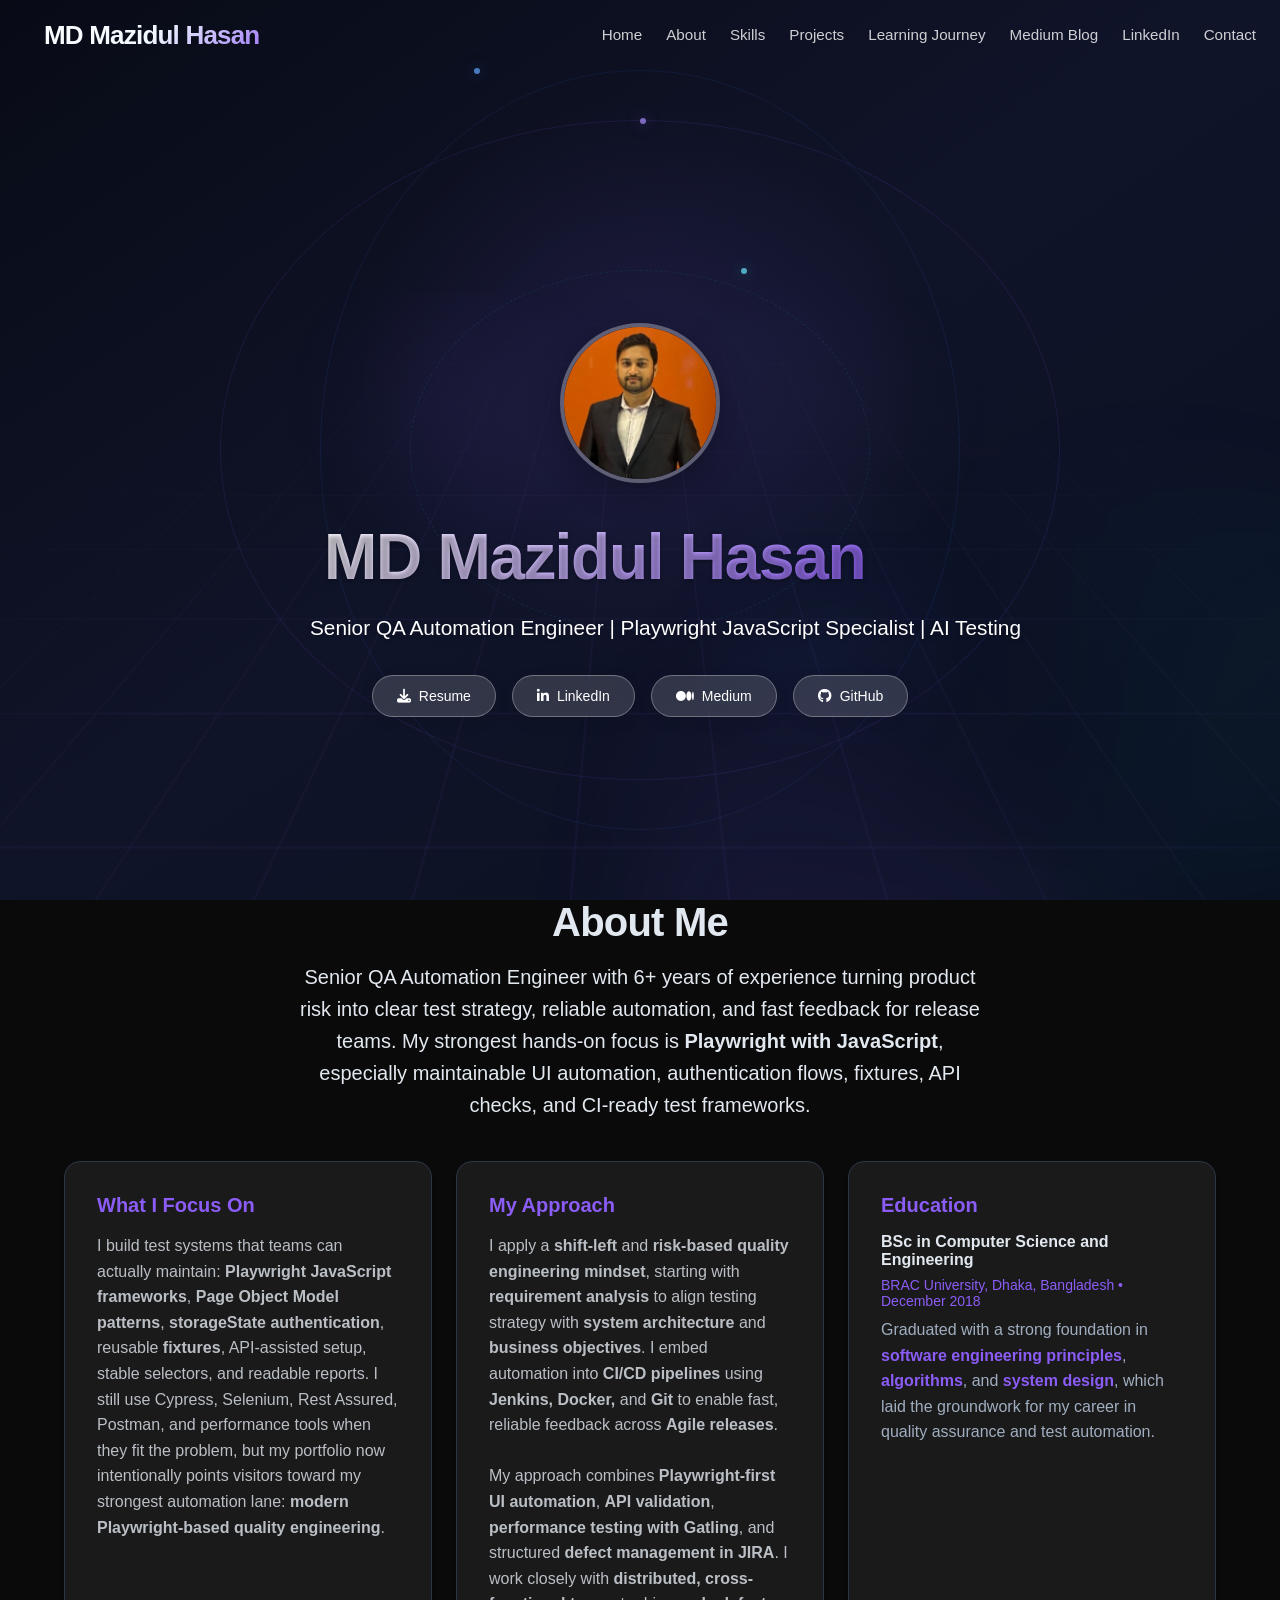
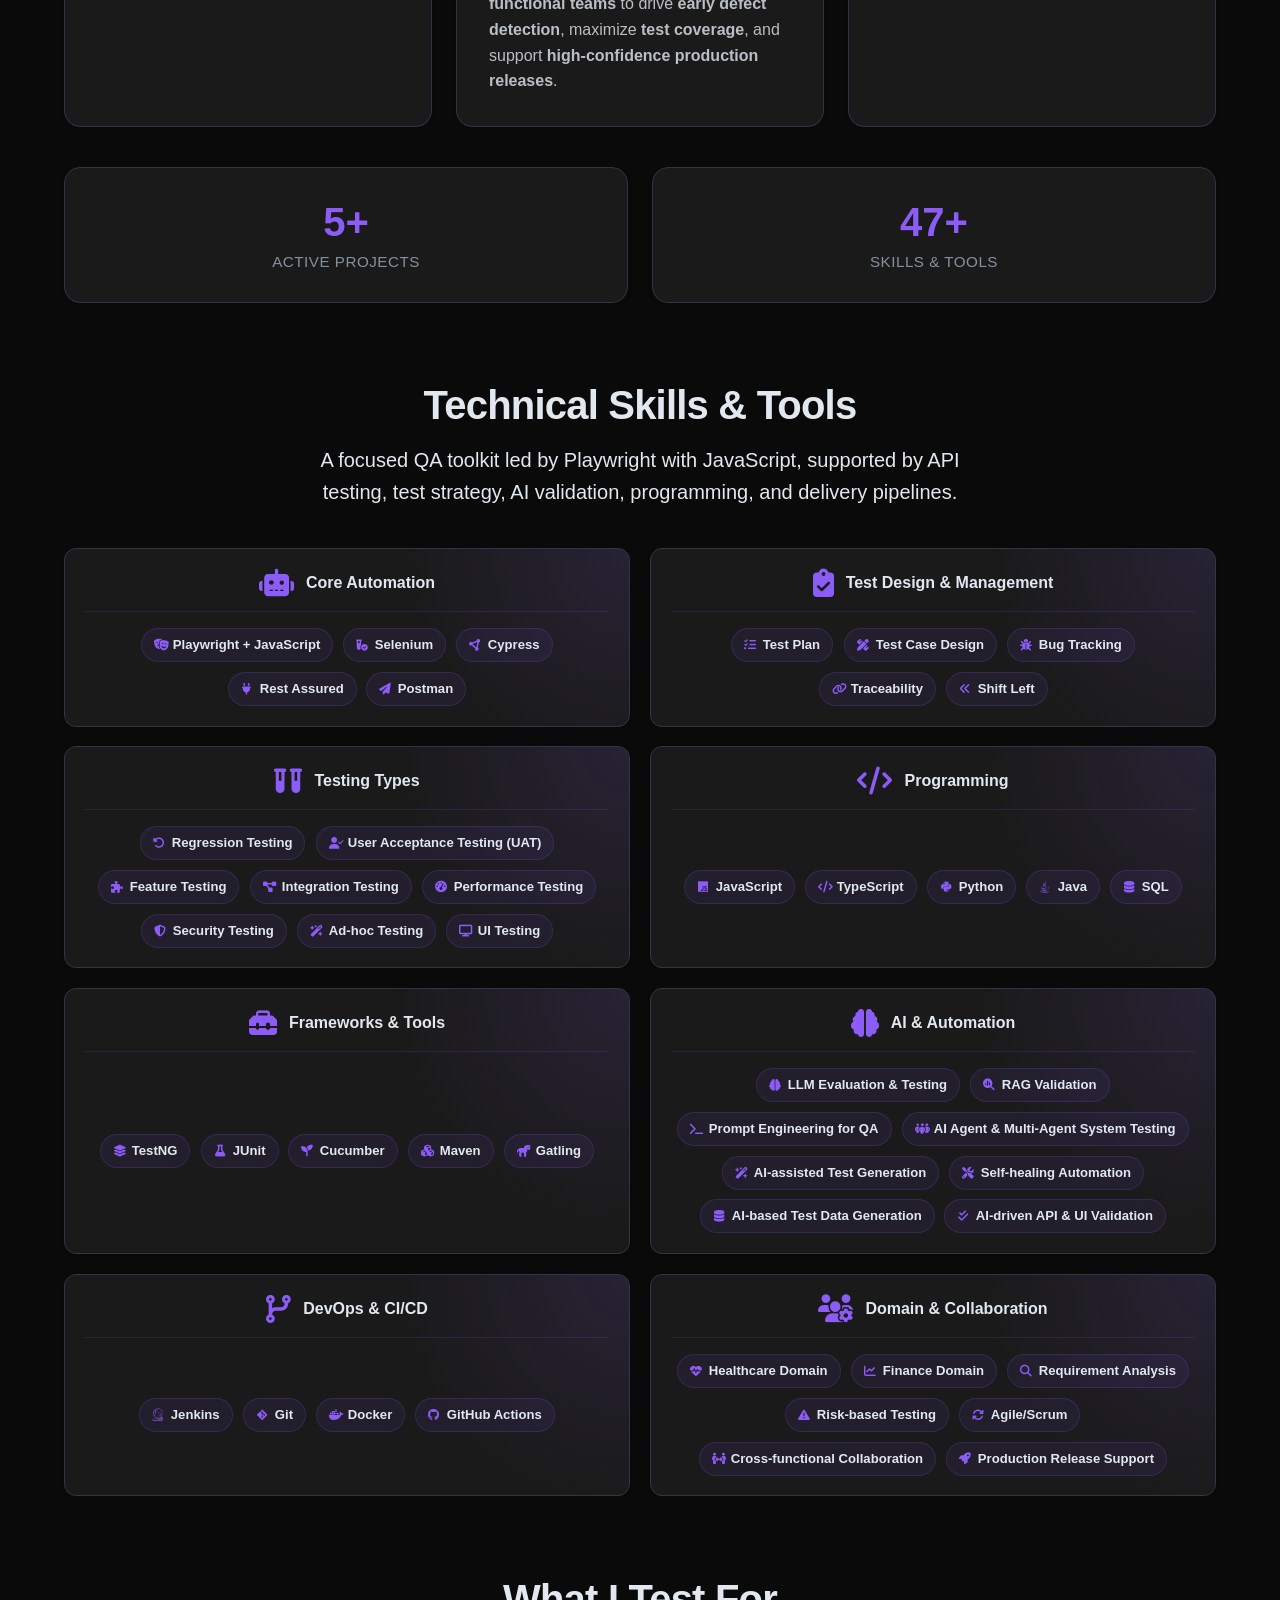
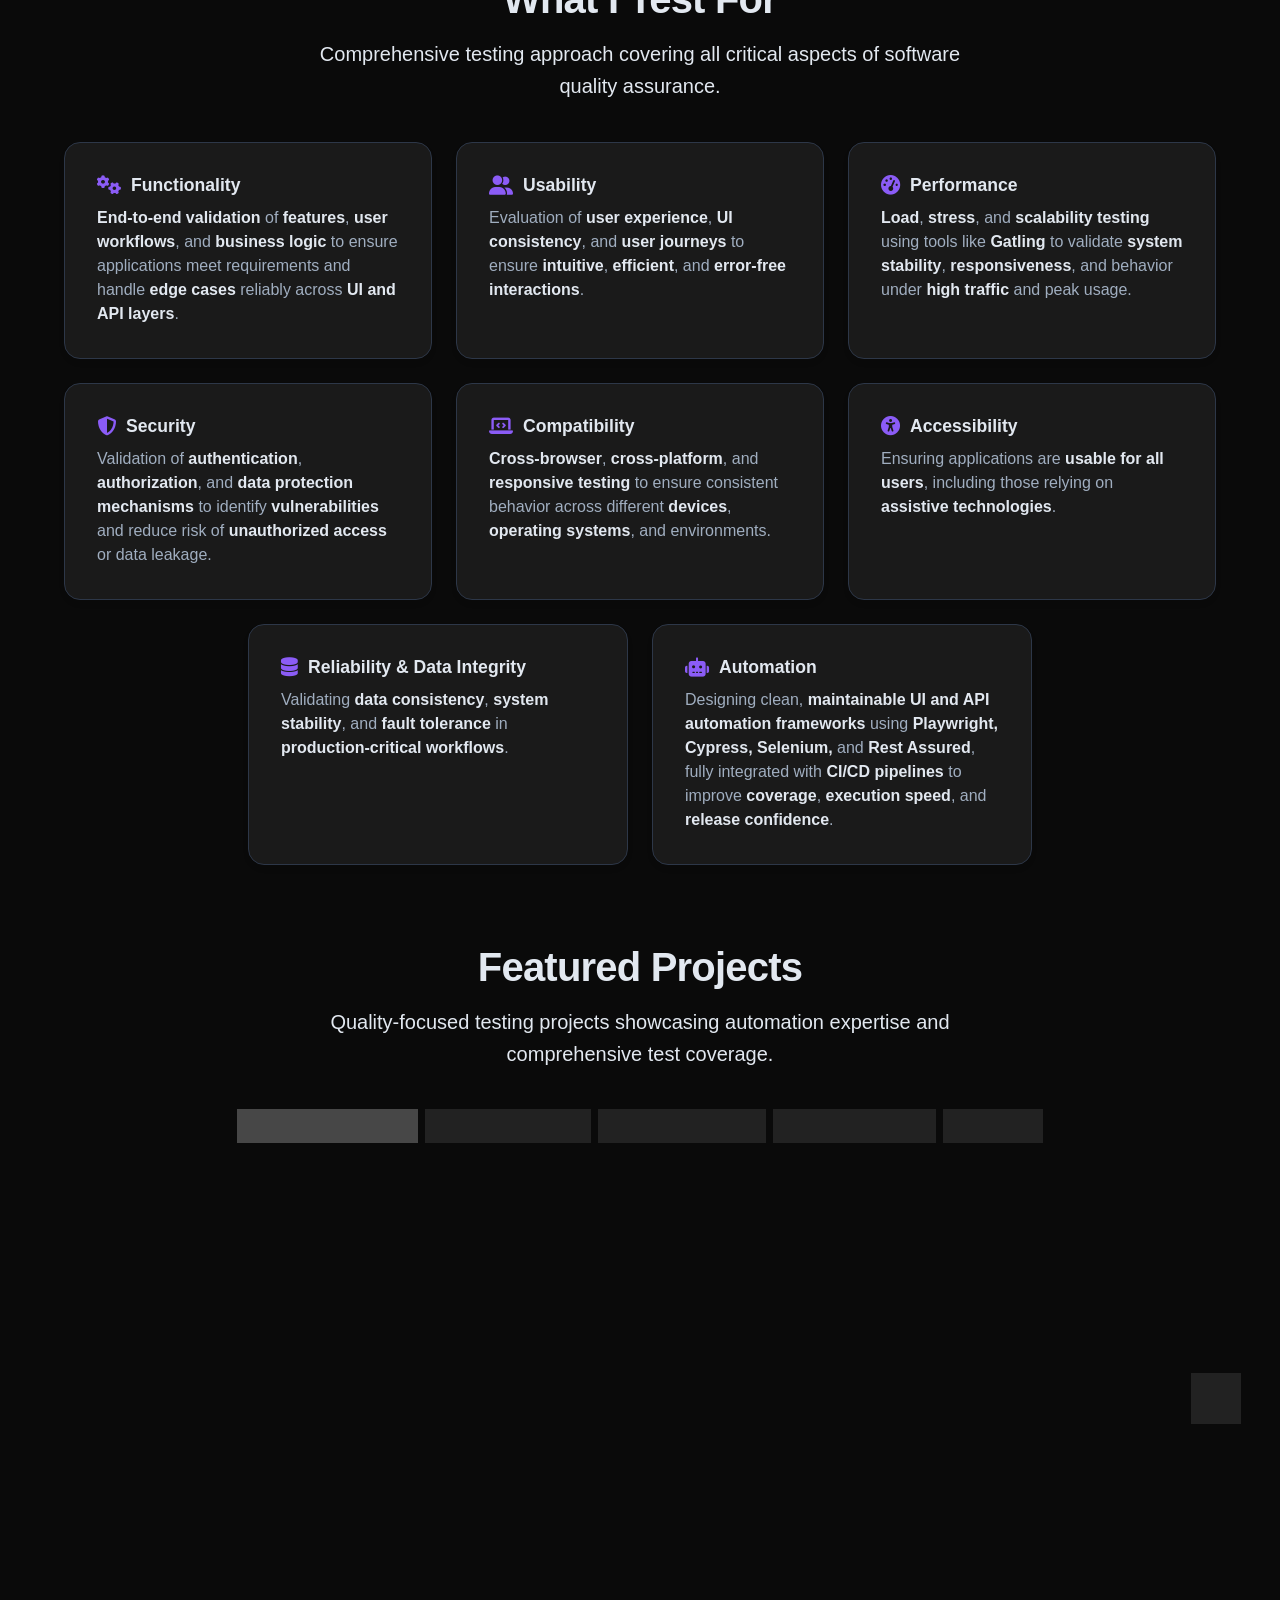
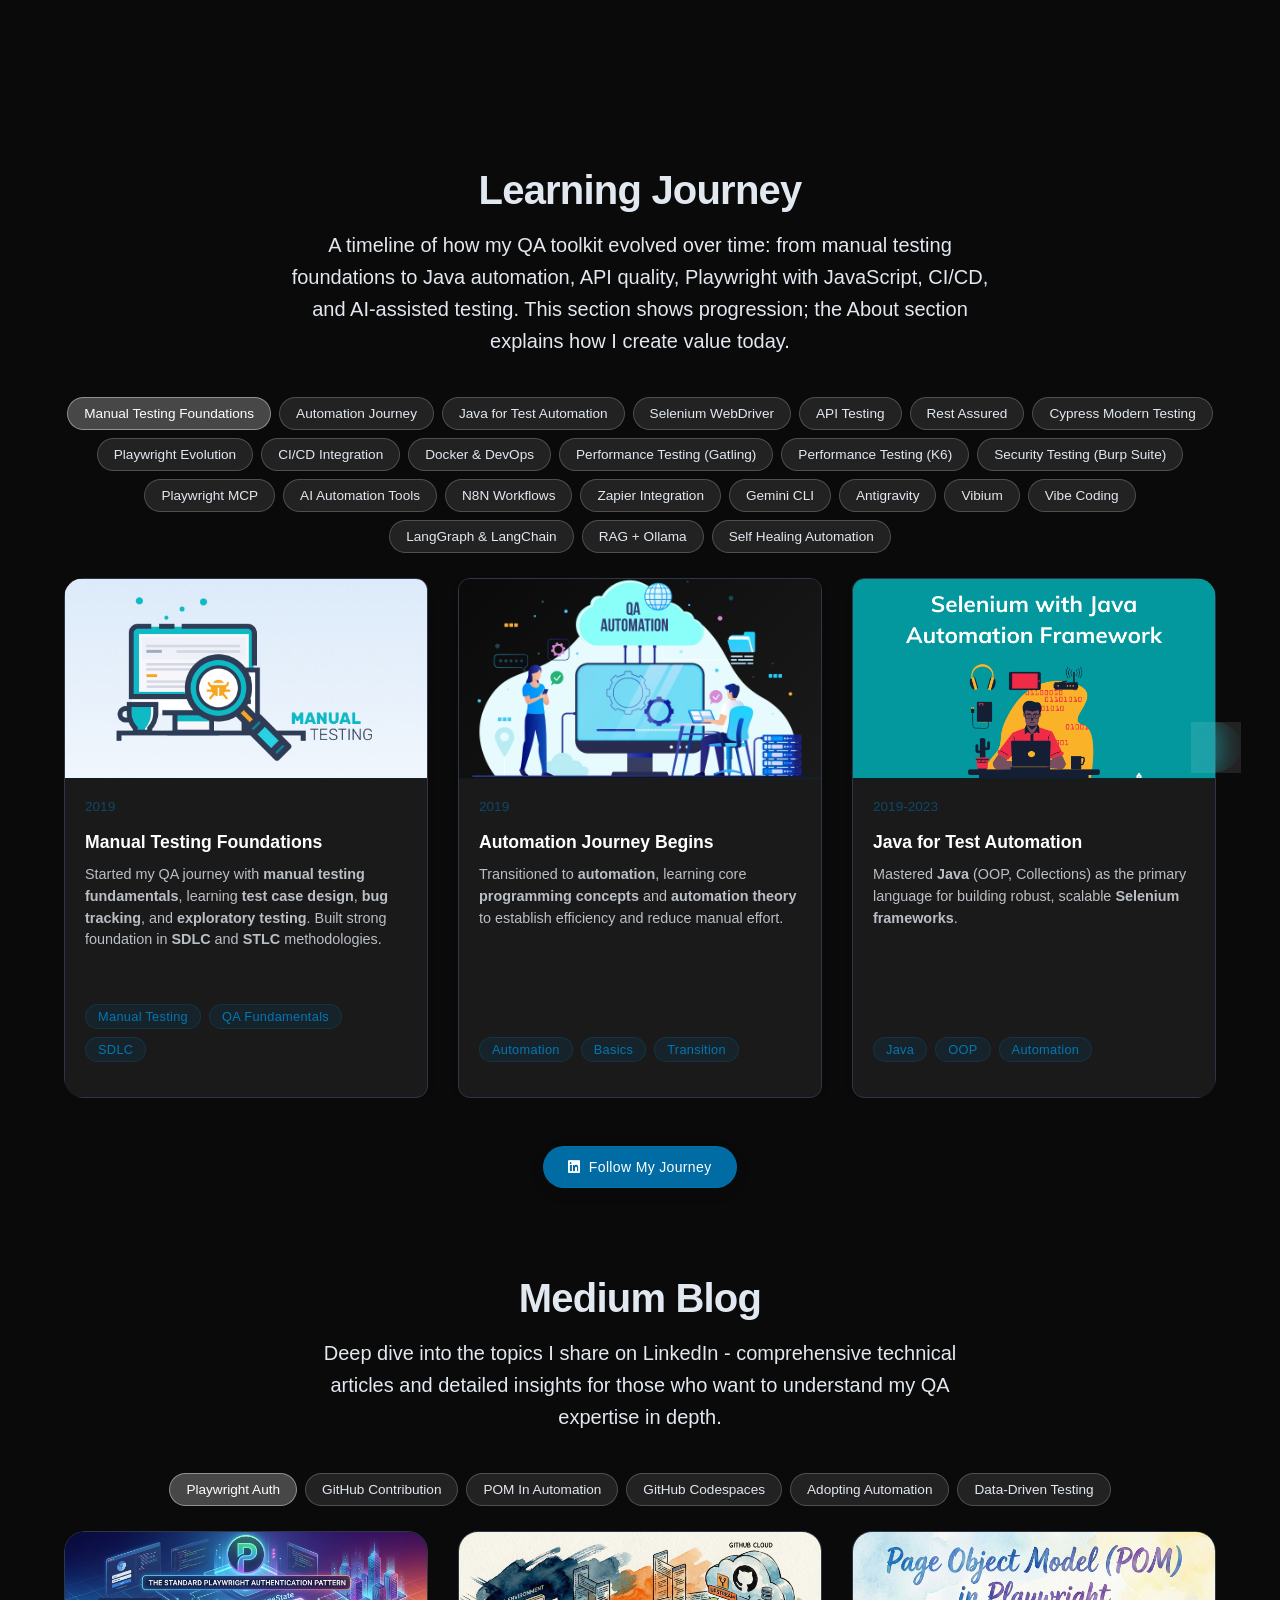
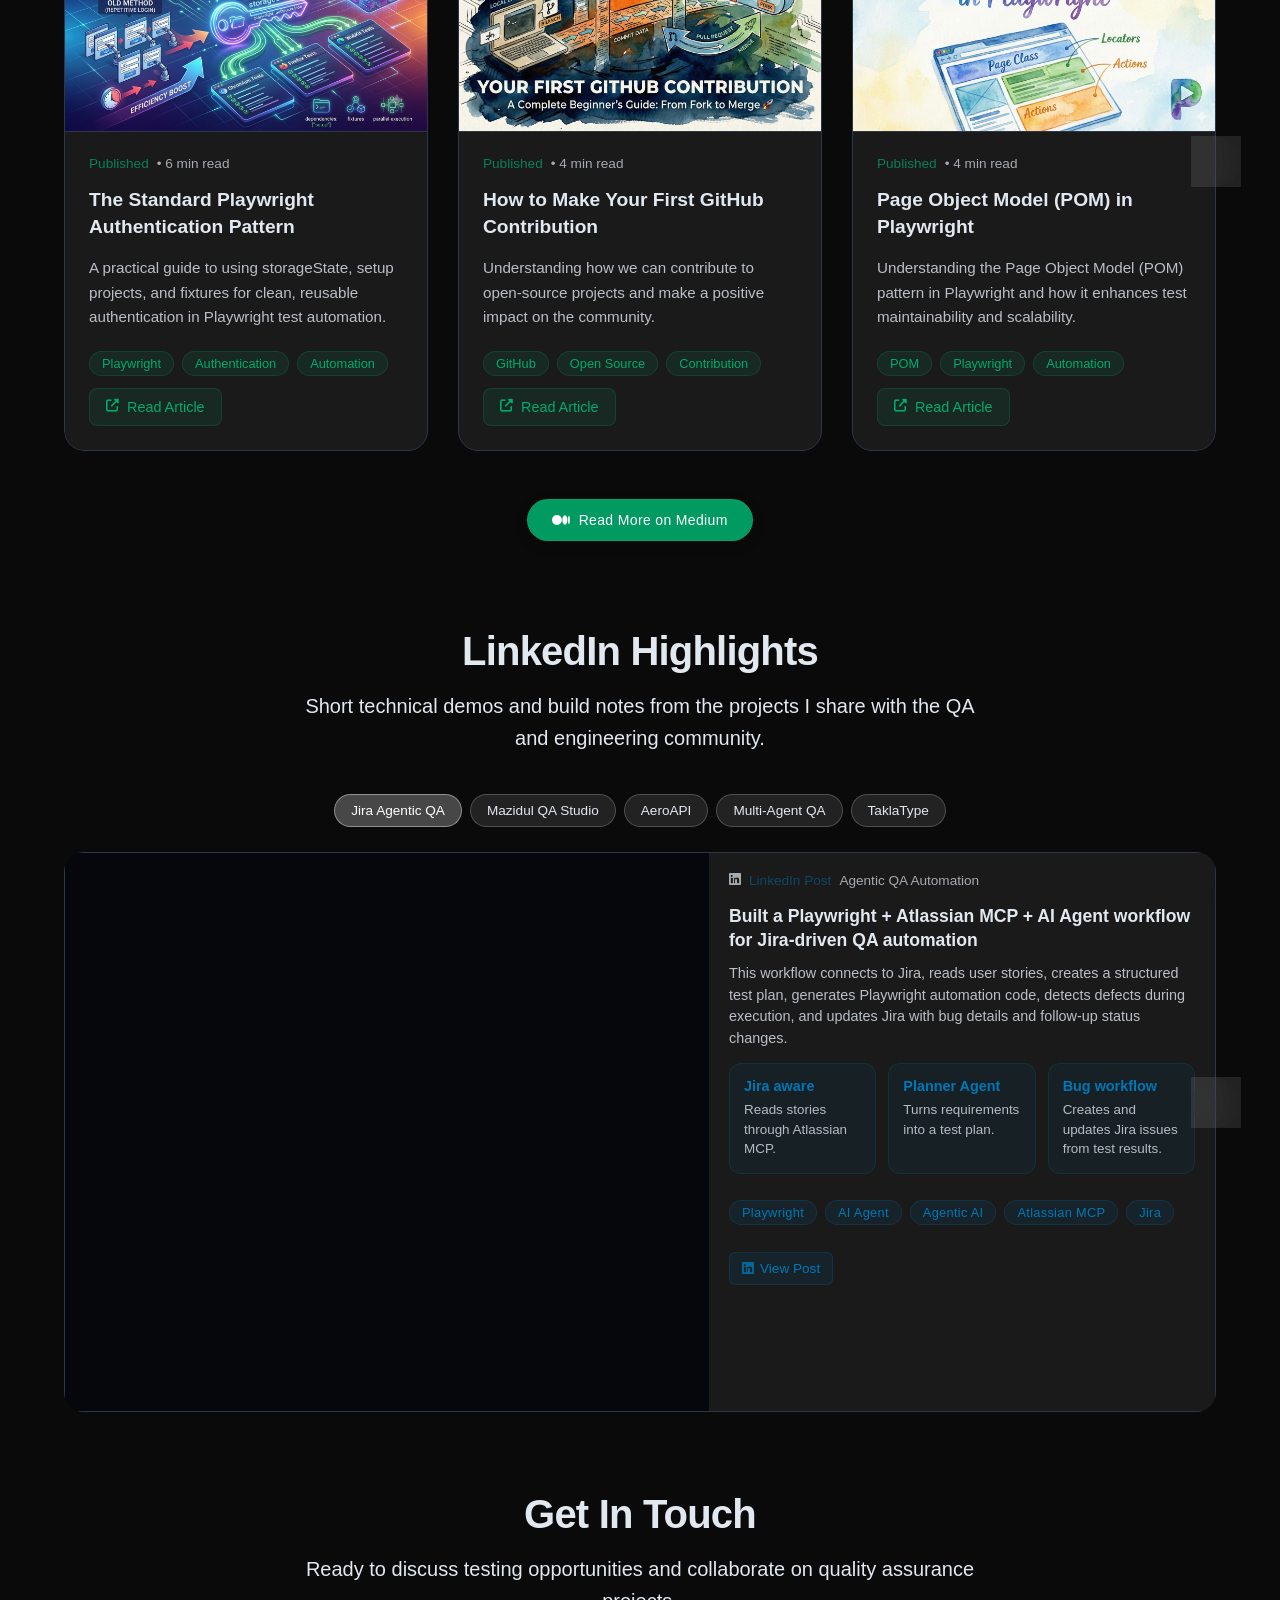
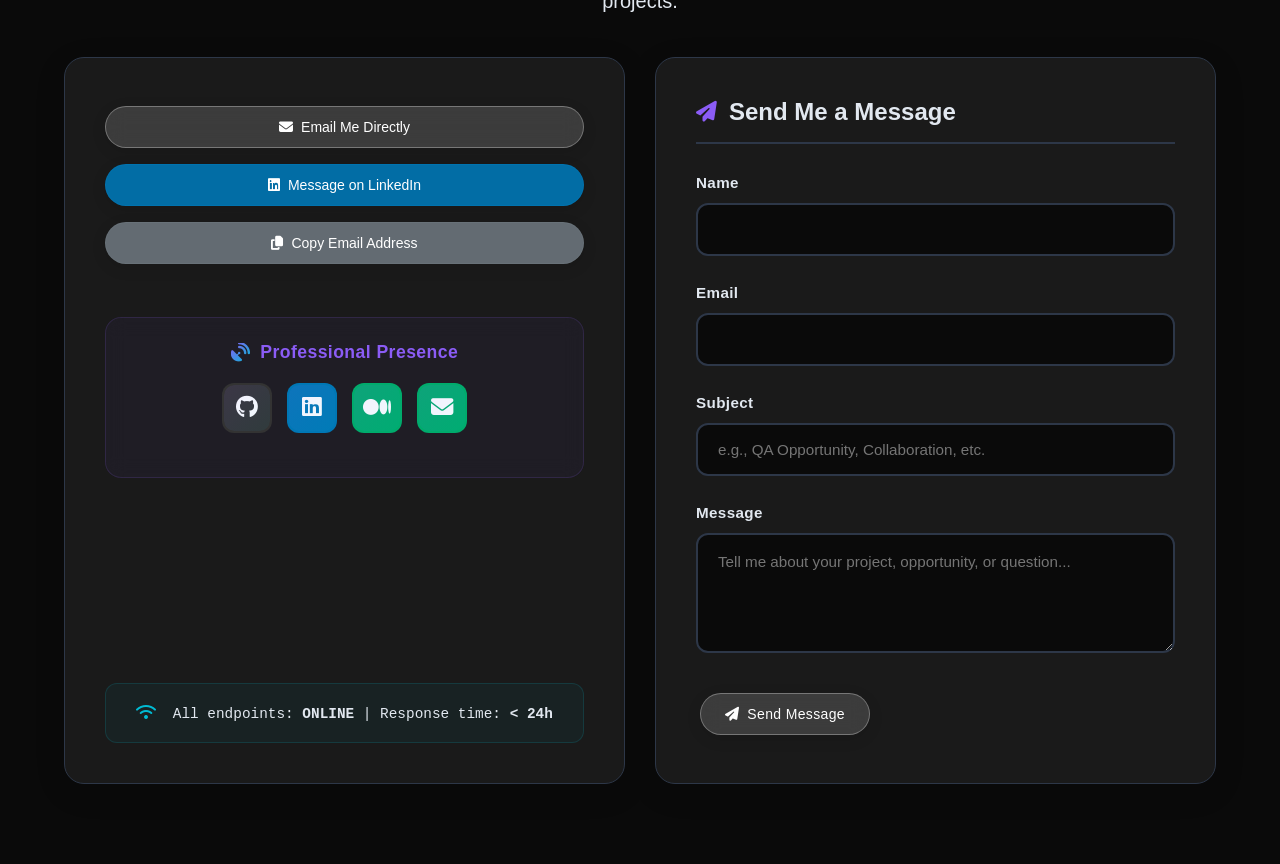
<file: index.html>
<!DOCTYPE html>
<html lang="en" data-theme="dark">

<head>
  <meta charset="UTF-8" />
  <meta name="viewport" content="width=device-width, initial-scale=1.0" />
  <meta name="description"
    content="Md Mazidul Hasan – QA Engineer portfolio. Manual & automated testing, Playwright, Postman, and more." />
  <meta name="keywords"
    content="QA Portfolio, Md Mazidul Hasan, Quality Assurance, Software Testing, Playwright, Manual Testing, Automation, Md MazidulHasan.github.io" />
  <meta name="author" content="MD Mazidul Hasan" />
  <meta name="google-site-verification" content="dO4eFPMtvHbfTNPqoY8zkGnM1XNC778ci9Ug_Z_XPsU" />
  <!-- Open Graph / Facebook -->
  <meta property="og:type" content="website" />
  <meta property="og:url" content="https://Md Mazidulqa.github.io/" />
  <meta property="og:title" content="MD Mazidul Hasan – Senior QA Automation Engineer Portfolio" />
  <meta property="og:image" content="https://Md Mazidulqa.github.io/profile.jpg" />

  <!-- Twitter -->
  <meta property="twitter:card" content="summary_large_image" />
  <meta property="twitter:url" content="https://Md Mazidulqa.github.io/" />
  <meta property="twitter:title" content="MD Mazidul Hasan – Senior QA Automation Engineer Portfolio" />
  <meta property="twitter:image" content="https://Md Mazidulqa.github.io/profile.jpg" />

  <!-- Favicon -->
  <link rel="icon" type="image/x-icon"
    href="data:image/svg+xml,<svg xmlns='http://www.w3.org/2000/svg' viewBox='0 0 100 100'><text y='.9em' font-size='90'></text></svg>" />

  <title>MD Mazidul Hasan – Senior QA Automation Engineer Portfolio</title>

  <!-- Structured Data -->
  <script type="application/ld+json">
      {
        "@context": "https://schema.org",
        "@type": "Person",
        "name": "Md Mazidul Hasan",
        "jobTitle": "Senior Software Engineer, QA",
        "description": "Senior QA Automation Engineer with 6+ years of experience specializing in test automation and framework development",
        "url": "https://github.com/MazidulHasan",
        "sameAs": [
          "https://github.com/MazidulHasan",
          "https://github.com/MazidulHasan"
        ],
        "knowsAbout": [
          "Software Testing",
          "Test Automation",
          "Playwright",
          "JavaScript",
          "Security Testing",
          "Performance Testing"
        ]
      }
    </script>
  <link rel="stylesheet" href="https://cdnjs.cloudflare.com/ajax/libs/font-awesome/6.5.0/css/all.min.css" />
  <!-- CSS order is intentional: later files contain section and responsive overrides. -->
  <link rel="stylesheet" href="css/sections/00-foundation.css">
  <link rel="stylesheet" href="css/sections/09-linkedin.css">
  <link rel="stylesheet" href="css/sections/01-navigation.css">
  <link rel="stylesheet" href="css/sections/02-hero.css">
  <link rel="stylesheet" href="css/sections/03-about.css">
  <link rel="stylesheet" href="css/sections/04-skills.css">
  <link rel="stylesheet" href="css/sections/05-test-approach.css">
  <link rel="stylesheet" href="css/sections/08-medium.css">
  <link rel="stylesheet" href="css/sections/09-contact.css">
  <link rel="stylesheet" href="css/sections/06-07-carousels.css">
  <link rel="stylesheet" href="css/sections/10-responsive.css">
</head>

<body>
  <!-- Navigation -->
  <nav class="navbar" id="navbar">
    <div class="nav-container">
      <a href="#home" class="nav-logo"> MD Mazidul Hasan </a>

      <ul class="nav-menu">
        <li><a href="#home" class="nav-link active">Home</a></li>
        <li><a href="#about" class="nav-link">About</a></li>
        <li><a href="#skills" class="nav-link">Skills</a></li>
        <li><a href="#projects" class="nav-link">Projects</a></li>
        <li>
          <a href="#learning-journey" class="nav-link">Learning Journey</a>
        </li>
        <li><a href="#medium-blog" class="nav-link">Medium Blog</a></li>
        <li><a href="#linkedin-highlights" class="nav-link">LinkedIn</a></li>
        <li><a href="#contact" class="nav-link">Contact</a></li>
      </ul>
      <button class="mobile-menu-btn" id="mobileMenuBtn">
        <i class="fas fa-bars"></i>
      </button>
    </div>
  </nav>

  <!-- Mobile Menu -->
  <div class="mobile-menu" id="mobileMenu">
    <ul>
      <li><a href="#" class="nav-link active">Home</a></li>
      <li><a href="#about" class="nav-link">About</a></li>
      <li><a href="#skills" class="nav-link">Skills</a></li>
      <li><a href="#projects" class="nav-link">Projects</a></li>
      <li>
        <a href="#learning-journey" class="nav-link">Learning Journey</a>
      </li>
      <li><a href="#medium-blog" class="nav-link">Medium Blog</a></li>
      <li><a href="#linkedin-highlights" class="nav-link">LinkedIn</a></li>
      <li><a href="#contact" class="nav-link">Contact</a></li>
    </ul>
  </div>

  <!-- Scroll Progress Bar -->
  <div class="scroll-progress" id="scrollProgress"></div>

  <!-- Loading Screen -->
  <div class="loading" id="loading">
    <div class="spinner"></div>
  </div>

  <!-- Scroll to Top Button -->
  <button class="scroll-to-top" id="scrollToTop" onclick="scrollToTop()">
    <i class="fas fa-chevron-up"></i>
  </button>

  <div class="container">
    <div class="hero" id="home">
      <!-- Abstract floating elements -->
      <div class="hero-bg-element"></div>
      <div class="hero-bg-element"></div>
      <div class="hero-bg-element"></div>

      <div class="hero-content">
        <img src="media/profile.jpg" alt="MD Mazidul Hasan - Senior QA Automation Engineer" class="profile-pic"
          loading="eager" fetchpriority="high" decoding="async" />
        <h1 id="hero-name">MD Mazidul Hasan</h1>
        <p class="subtitle">
          Senior QA Automation Engineer | Playwright JavaScript Specialist | AI Testing
        </p>

        <div class="hero-buttons">
          <a href="cv/Mazidul%20Hasan%20Resume.pdf" download class="hero-btn">
            <i class="fas fa-download"></i>
            Resume
          </a>
          <a href="https://www.linkedin.com/in/md-mazidul-hasan-rumman/" target="_blank" rel="noopener"
            class="hero-btn">
            <i class="fab fa-linkedin-in"></i>
            LinkedIn
          </a>
          <a href="https://medium.com/@md.mazidulhasan1" target="_blank" rel="noopener" class="hero-btn">
            <i class="fab fa-medium-m"></i>
            Medium
          </a>
          <a href="https://github.com/MazidulHasan" target="_blank" rel="noopener" class="hero-btn">
            <i class="fab fa-github"></i>
            GitHub
          </a>
        </div>
      </div>
    </div>

    <section class="section-animated" id="about">
      <h2>About Me</h2>
      <p class="section-subtitle">
        Senior QA Automation Engineer with 6+ years of experience turning product risk into clear test strategy,
        reliable automation, and fast feedback for release teams.
        My strongest hands-on focus is <span class="highlight-keyword">Playwright with JavaScript</span>, especially
        maintainable UI automation, authentication flows, fixtures, API checks, and CI-ready test frameworks.
      </p>

      <div class="grid grid-3">
        <div class="card">
          <h3 style="color: var(--accent); margin-bottom: 16px; font-size: 20px">
            What I Focus On
          </h3>
          <p style="line-height: 1.6; color: var(--text); opacity: 0.8">
            I build test systems that teams can actually maintain:
            <span class="highlight-keyword">Playwright JavaScript frameworks</span>,
            <span class="highlight-keyword">Page Object Model patterns</span>,
            <span class="highlight-keyword">storageState authentication</span>,
            reusable <span class="highlight-keyword">fixtures</span>,
            API-assisted setup, stable selectors, and readable reports.
            I still use Cypress, Selenium, Rest Assured, Postman, and performance tools when they fit the problem,
            but my portfolio now intentionally points visitors toward my strongest automation lane:
            <span class="highlight-keyword">modern Playwright-based quality engineering</span>.
          </p>
        </div>

        <div class="card">
          <h3 style="color: var(--accent); margin-bottom: 16px; font-size: 20px">
            My Approach
          </h3>
          <p style="line-height: 1.6; color: var(--text); opacity: 0.8">
            I apply a <span class="highlight-keyword">shift-left</span> and
            <span class="highlight-keyword">risk-based quality engineering mindset</span>, starting with
            <span class="highlight-keyword">requirement analysis</span> to align
            testing strategy with <span class="highlight-keyword">system architecture</span> and
            <span class="highlight-keyword">business objectives</span>. I embed automation into
            <span class="highlight-keyword">CI/CD pipelines</span> using
            <span class="highlight-keyword">Jenkins, Docker,</span> and
            <span class="highlight-keyword">Git</span> to enable fast, reliable feedback across
            <span class="highlight-keyword">Agile releases</span>.
            <br><br>
            My approach combines <span class="highlight-keyword">Playwright-first UI automation</span>,
            <span class="highlight-keyword">API validation</span>,
            <span class="highlight-keyword">performance testing with Gatling</span>, and
            structured <span class="highlight-keyword">defect management in JIRA</span>. I work closely with
            <span class="highlight-keyword">distributed, cross-functional teams</span> to drive
            <span class="highlight-keyword">early defect detection</span>, maximize
            <span class="highlight-keyword">test coverage</span>, and support
            <span class="highlight-keyword">high-confidence production releases</span>.
          </p>
        </div>

        <div class="card">
          <h3 style="color: var(--accent); margin-bottom: 16px; font-size: 20px">
            Education
          </h3>
          <div style="margin-bottom: 16px">
            <h4 style="
                  color: var(--text);
                  margin-bottom: 8px;
                  font-size: 16px;
                  font-weight: 600;
                ">
              BSc in Computer Science and Engineering
            </h4>
            <p style="
                  color: var(--accent);
                  font-weight: 500;
                  margin-bottom: 8px;
                  font-size: 14px;
                ">
              BRAC University, Dhaka, Bangladesh • December 2018
            </p>
            <p style="line-height: 1.6; color: var(--muted); margin: 0">
              Graduated with a strong foundation in
              <strong style="color: var(--accent)">software engineering principles</strong>,
              <strong style="color: var(--accent)">algorithms</strong>, and
              <strong style="color: var(--accent)">system design</strong>,
              which laid the groundwork for my career in quality assurance and test automation.
            </p>
          </div>
        </div>
      </div>

      <div class="stats-grid">
        <div class="stat-card">
          <span class="stat-number" id="projectCount">0</span>
          <div class="stat-label">Active Projects</div>
        </div>
        <div class="stat-card">
          <span class="stat-number" id="skillCount">0</span>
          <div class="stat-label">Skills & Tools</div>
        </div>
      </div>
    </section>

    <section class="section-animated" id="skills">
      <h2>Technical Skills & Tools</h2>
      <p class="section-subtitle">
        A focused QA toolkit led by Playwright with JavaScript, supported by API testing,
        test strategy, AI validation, programming, and delivery pipelines.
      </p>

      <div class="skills-grid">
        <div class="skill-card skill-category-card">
          <div class="skill-category-header">
            <i class="fas fa-robot"></i>
            <h4>Core Automation</h4>
          </div>
          <div class="skill-list">
            <span class="skill-pill"><i class="fas fa-masks-theater" aria-hidden="true"></i>Playwright + JavaScript</span>
            <span class="skill-pill"><i class="fas fa-vial-circle-check" aria-hidden="true"></i>Selenium</span>
            <span class="skill-pill"><i class="fas fa-circle-nodes" aria-hidden="true"></i>Cypress</span>
            <span class="skill-pill"><i class="fas fa-plug" aria-hidden="true"></i>Rest Assured</span>
            <span class="skill-pill"><i class="fas fa-paper-plane" aria-hidden="true"></i>Postman</span>
          </div>
        </div>

        <div class="skill-card skill-category-card">
          <div class="skill-category-header">
            <i class="fas fa-clipboard-check"></i>
            <h4>Test Design &amp; Management</h4>
          </div>
          <div class="skill-list">
            <span class="skill-pill"><i class="fas fa-list-check" aria-hidden="true"></i>Test Plan</span>
            <span class="skill-pill"><i class="fas fa-pen-ruler" aria-hidden="true"></i>Test Case Design</span>
            <span class="skill-pill"><i class="fas fa-bug" aria-hidden="true"></i>Bug Tracking</span>
            <span class="skill-pill"><i class="fas fa-link" aria-hidden="true"></i>Traceability</span>
            <span class="skill-pill"><i class="fas fa-angles-left" aria-hidden="true"></i>Shift Left</span>
          </div>
        </div>

        <div class="skill-card skill-category-card">
          <div class="skill-category-header">
            <i class="fas fa-vials"></i>
            <h4>Testing Types</h4>
          </div>
          <div class="skill-list">
            <span class="skill-pill"><i class="fas fa-rotate-left" aria-hidden="true"></i>Regression Testing</span>
            <span class="skill-pill"><i class="fas fa-user-check" aria-hidden="true"></i>User Acceptance Testing (UAT)</span>
            <span class="skill-pill"><i class="fas fa-puzzle-piece" aria-hidden="true"></i>Feature Testing</span>
            <span class="skill-pill"><i class="fas fa-diagram-project" aria-hidden="true"></i>Integration Testing</span>
            <span class="skill-pill"><i class="fas fa-gauge-high" aria-hidden="true"></i>Performance Testing</span>
            <span class="skill-pill"><i class="fas fa-shield-halved" aria-hidden="true"></i>Security Testing</span>
            <span class="skill-pill"><i class="fas fa-wand-magic-sparkles" aria-hidden="true"></i>Ad-hoc Testing</span>
            <span class="skill-pill"><i class="fas fa-display" aria-hidden="true"></i>UI Testing</span>
          </div>
        </div>

        <div class="skill-card skill-category-card">
          <div class="skill-category-header">
            <i class="fas fa-code"></i>
            <h4>Programming</h4>
          </div>
          <div class="skill-list">
            <span class="skill-pill"><i class="fab fa-js" aria-hidden="true"></i>JavaScript</span>
            <span class="skill-pill"><i class="fas fa-code" aria-hidden="true"></i>TypeScript</span>
            <span class="skill-pill"><i class="fab fa-python" aria-hidden="true"></i>Python</span>
            <span class="skill-pill"><i class="fab fa-java" aria-hidden="true"></i>Java</span>
            <span class="skill-pill"><i class="fas fa-database" aria-hidden="true"></i>SQL</span>
          </div>
        </div>

        <div class="skill-card skill-category-card">
          <div class="skill-category-header">
            <i class="fas fa-toolbox"></i>
            <h4>Frameworks &amp; Tools</h4>
          </div>
          <div class="skill-list">
            <span class="skill-pill"><i class="fas fa-layer-group" aria-hidden="true"></i>TestNG</span>
            <span class="skill-pill"><i class="fas fa-flask" aria-hidden="true"></i>JUnit</span>
            <span class="skill-pill"><i class="fas fa-seedling" aria-hidden="true"></i>Cucumber</span>
            <span class="skill-pill"><i class="fas fa-cubes" aria-hidden="true"></i>Maven</span>
            <span class="skill-pill"><i class="fas fa-horse" aria-hidden="true"></i>Gatling</span>
          </div>
        </div>

        <div class="skill-card skill-category-card">
          <div class="skill-category-header">
            <i class="fas fa-brain"></i>
            <h4>AI &amp; Automation</h4>
          </div>
          <div class="skill-list">
            <span class="skill-pill"><i class="fas fa-brain" aria-hidden="true"></i>LLM Evaluation &amp; Testing</span>
            <span class="skill-pill"><i class="fas fa-magnifying-glass-chart" aria-hidden="true"></i>RAG Validation</span>
            <span class="skill-pill"><i class="fas fa-terminal" aria-hidden="true"></i>Prompt Engineering for QA</span>
            <span class="skill-pill"><i class="fas fa-people-group" aria-hidden="true"></i>AI Agent &amp; Multi-Agent System Testing</span>
            <span class="skill-pill"><i class="fas fa-wand-magic-sparkles" aria-hidden="true"></i>AI-assisted Test Generation</span>
            <span class="skill-pill"><i class="fas fa-screwdriver-wrench" aria-hidden="true"></i>Self-healing Automation</span>
            <span class="skill-pill"><i class="fas fa-database" aria-hidden="true"></i>AI-based Test Data Generation</span>
            <span class="skill-pill"><i class="fas fa-check-double" aria-hidden="true"></i>AI-driven API &amp; UI Validation</span>
          </div>
        </div>

        <div class="skill-card skill-category-card">
          <div class="skill-category-header">
            <i class="fas fa-code-branch"></i>
            <h4>DevOps &amp; CI/CD</h4>
          </div>
          <div class="skill-list">
            <span class="skill-pill"><i class="fab fa-jenkins" aria-hidden="true"></i>Jenkins</span>
            <span class="skill-pill"><i class="fab fa-git-alt" aria-hidden="true"></i>Git</span>
            <span class="skill-pill"><i class="fab fa-docker" aria-hidden="true"></i>Docker</span>
            <span class="skill-pill"><i class="fab fa-github" aria-hidden="true"></i>GitHub Actions</span>
          </div>
        </div>

        <div class="skill-card skill-category-card">
          <div class="skill-category-header">
            <i class="fas fa-users-cog"></i>
            <h4>Domain &amp; Collaboration</h4>
          </div>
          <div class="skill-list">
            <span class="skill-pill"><i class="fas fa-heart-pulse" aria-hidden="true"></i>Healthcare Domain</span>
            <span class="skill-pill"><i class="fas fa-chart-line" aria-hidden="true"></i>Finance Domain</span>
            <span class="skill-pill"><i class="fas fa-magnifying-glass" aria-hidden="true"></i>Requirement Analysis</span>
            <span class="skill-pill"><i class="fas fa-triangle-exclamation" aria-hidden="true"></i>Risk-based Testing</span>
            <span class="skill-pill"><i class="fas fa-arrows-rotate" aria-hidden="true"></i>Agile/Scrum</span>
            <span class="skill-pill"><i class="fas fa-people-arrows" aria-hidden="true"></i>Cross-functional Collaboration</span>
            <span class="skill-pill"><i class="fas fa-rocket" aria-hidden="true"></i>Production Release Support</span>
          </div>
        </div>
      </div>
    </section>
    <section class="section-animated">
      <h2>What I Test For</h2>
      <p class="section-subtitle">
        Comprehensive testing approach covering all critical aspects of
        software quality assurance.
      </p>

      <div class="test-cards">
        <!-- 1. Functionality -->
        <div class="test-card">
          <div style="display: flex; align-items: center; margin-bottom: 10px">
            <i class="fas fa-cogs" style="
                  color: var(--accent);
                  margin-right: 10px;
                  font-size: 1.2rem;
                "></i>
            <strong>Functionality</strong>
          </div>
          <p style="margin: 0; line-height: 1.5">
            <span class="highlight-keyword">End-to-end validation</span> of
            <span class="highlight-keyword">features</span>,
            <span class="highlight-keyword">user workflows</span>, and
            <span class="highlight-keyword">business logic</span> to ensure
            applications meet requirements and handle
            <span class="highlight-keyword">edge cases</span> reliably across
            <span class="highlight-keyword">UI and API layers</span>.
          </p>
        </div>

        <!-- 2. Usability -->
        <div class="test-card">
          <div style="display: flex; align-items: center; margin-bottom: 10px">
            <i class="fas fa-user-friends" style="
                  color: var(--accent);
                  margin-right: 10px;
                  font-size: 1.2rem;
                "></i>
            <strong>Usability</strong>
          </div>
          <p style="margin: 0; line-height: 1.5">
            Evaluation of <span class="highlight-keyword">user experience</span>,
            <span class="highlight-keyword">UI consistency</span>, and
            <span class="highlight-keyword">user journeys</span> to ensure
            <span class="highlight-keyword">intuitive</span>,
            <span class="highlight-keyword">efficient</span>, and
            <span class="highlight-keyword">error-free interactions</span>.
          </p>
        </div>

        <!-- 3. Performance -->
        <div class="test-card">
          <div style="display: flex; align-items: center; margin-bottom: 10px">
            <i class="fas fa-tachometer-alt" style="
                  color: var(--accent);
                  margin-right: 10px;
                  font-size: 1.2rem;
                "></i>
            <strong>Performance</strong>
          </div>
          <p style="margin: 0; line-height: 1.5">
            <span class="highlight-keyword">Load</span>,
            <span class="highlight-keyword">stress</span>, and
            <span class="highlight-keyword">scalability testing</span> using tools like
            <span class="highlight-keyword">Gatling</span> to validate
            <span class="highlight-keyword">system stability</span>,
            <span class="highlight-keyword">responsiveness</span>, and behavior under
            <span class="highlight-keyword">high traffic</span> and peak usage.
          </p>
        </div>

        <!-- 4. Security -->
        <div class="test-card">
          <div style="display: flex; align-items: center; margin-bottom: 10px">
            <i class="fas fa-shield-alt" style="
                  color: var(--accent);
                  margin-right: 10px;
                  font-size: 1.2rem;
                "></i>
            <strong>Security</strong>
          </div>
          <p style="margin: 0; line-height: 1.5">
            Validation of <span class="highlight-keyword">authentication</span>,
            <span class="highlight-keyword">authorization</span>, and
            <span class="highlight-keyword">data protection mechanisms</span> to
            identify <span class="highlight-keyword">vulnerabilities</span> and reduce risk of
            <span class="highlight-keyword">unauthorized access</span> or data leakage.
          </p>
        </div>

        <!-- 5. Compatibility -->
        <div class="test-card">
          <div style="display: flex; align-items: center; margin-bottom: 10px">
            <i class="fas fa-laptop-code" style="
                  color: var(--accent);
                  margin-right: 10px;
                  font-size: 1.2rem;
                "></i>
            <strong>Compatibility</strong>
          </div>
          <p style="margin: 0; line-height: 1.5">
            <span class="highlight-keyword">Cross-browser</span>,
            <span class="highlight-keyword">cross-platform</span>, and
            <span class="highlight-keyword">responsive testing</span> to ensure
            consistent behavior across different
            <span class="highlight-keyword">devices</span>,
            <span class="highlight-keyword">operating systems</span>, and environments.
          </p>
        </div>

        <!-- 6. Accessibility -->
        <div class="test-card">
          <div style="display: flex; align-items: center; margin-bottom: 10px">
            <i class="fas fa-universal-access" style="
                  color: var(--accent);
                  margin-right: 10px;
                  font-size: 1.2rem;
                "></i>
            <strong>Accessibility</strong>
          </div>
          <p style="margin: 0; line-height: 1.5">
            Ensuring applications are <span class="highlight-keyword">usable for all users</span>,
            including those relying on <span class="highlight-keyword">assistive technologies</span>.
          </p>
        </div>

        <!-- 7. Reliability & Data Integrity -->
        <div class="test-card">
          <div style="display: flex; align-items: center; margin-bottom: 10px">
            <i class="fas fa-database" style="
                  color: var(--accent);
                  margin-right: 10px;
                  font-size: 1.2rem;
                "></i>
            <strong>Reliability & Data Integrity</strong>
          </div>
          <p style="margin: 0; line-height: 1.5">
            Validating <span class="highlight-keyword">data consistency</span>,
            <span class="highlight-keyword">system stability</span>, and
            <span class="highlight-keyword">fault tolerance</span> in
            <span class="highlight-keyword">production-critical workflows</span>.
          </p>
        </div>

        <!-- 8. Automation -->
        <div class="test-card">
          <div style="display: flex; align-items: center; margin-bottom: 10px">
            <i class="fas fa-robot" style="
                  color: var(--accent);
                  margin-right: 10px;
                  font-size: 1.2rem;
                "></i>
            <strong>Automation</strong>
          </div>
          <p style="margin: 0; line-height: 1.5">
            Designing clean, <span class="highlight-keyword">maintainable UI and API automation frameworks</span>
            using <span class="highlight-keyword">Playwright, Cypress, Selenium,</span> and
            <span class="highlight-keyword">Rest Assured</span>, fully integrated with
            <span class="highlight-keyword">CI/CD pipelines</span> to improve
            <span class="highlight-keyword">coverage</span>,
            <span class="highlight-keyword">execution speed</span>, and
            <span class="highlight-keyword">release confidence</span>.
          </p>
        </div>
      </div>
    </section>

<section class="section-animated" id="projects">
  <h2>Featured Projects</h2>
  <p class="section-subtitle">
    Quality-focused testing projects showcasing automation expertise and
    comprehensive test coverage.
  </p>

  <div class="smart-carousel-container" id="projectsCarousel">
    <!-- Navigation Badges -->
    <div class="carousel-badges">
      <div class="carousel-badge active" data-index="0">
        SauceDemo Automation
      </div>
      <div class="carousel-badge" data-index="1">
        Playwright Boilerplate
      </div>
      <div class="carousel-badge" data-index="2">DSA Learning Tracker</div>
      <div class="carousel-badge" data-index="3">Fullstack Docker App</div>
      <div class="carousel-badge" data-index="4">TypeRacer</div>
    </div>

    <!-- Navigation Arrows -->
    <button class="carousel-nav prev" id="projectsPrevBtn">
      <i class="fas fa-chevron-left"></i>
    </button>
    <button class="carousel-nav next" id="projectsNextBtn">
      <i class="fas fa-chevron-right"></i>
    </button>

    <!-- Carousel Wrapper -->
    <div class="carousel-wrapper">
      <!-- Carousel Track -->
      <div class="carousel-track" id="projectsTrack">
        <!-- Project 1: SauceDemo Playwright Automation -->
        <div class="carousel-item">
          <div class="test-card">
            <a href="https://github.com/MazidulHasan/saucedemo_With_Playwright" target="_blank"
              style="color: var(--accent); text-decoration: none">
              <i class="fab fa-github"></i> View on GitHub
            </a>
            <div style="margin: 15px 0 8px 0">
              <strong>SauceDemo E-commerce Automation with Playwright</strong>
            </div>
            <div class="project-description">
              Comprehensive
              <span class="highlight-keyword">end-to-end test automation</span>
              suite for the SauceDemo e-commerce platform using
              <strong>Playwright</strong> and <strong>JavaScript</strong>.
              Implements <span class="highlight-keyword">Page Object Model (POM)</span>,
              <span class="highlight-keyword">data-driven testing</span>,
              and <span class="highlight-keyword">cross-browser testing</span>
              to validate critical user workflows including
              <span class="highlight-keyword">login, product selection, cart management,</span> and
              <span class="highlight-keyword">checkout processes</span>.
            </div>
            <div class="tech-badges">
              <span class="tech-badge testing">
                <i class="fas fa-robot"></i> Playwright
              </span>
              <span class="tech-badge testing">
                <i class="fas fa-file-code"></i> Page Object Model
              </span>
              <span class="tech-badge testing">
                <i class="fas fa-shopping-cart"></i> E-commerce Testing
              </span>
              <span class="tech-badge testing">
                <i class="fas fa-globe"></i> Cross-browser
              </span>
              <span class="tech-badge">
                <i class="fas fa-vial"></i> Automated Testing
              </span>
            </div>
          </div>
        </div>

        <!-- Project 2: Playwright Boilerplate -->
        <div class="carousel-item">
          <div class="test-card">
            <a href="https://github.com/MazidulHasan/PlaywrightBoilerplate" target="_blank"
              style="color: var(--accent); text-decoration: none">
              <i class="fab fa-github"></i> View on GitHub
            </a>
            <div style="margin: 15px 0 8px 0">
              <strong>Playwright Automation Framework Boilerplate</strong>
            </div>
            <div class="project-description">
              Production-ready
              <span class="highlight-keyword">Playwright automation framework</span>
              boilerplate with best practices and
              <span class="highlight-keyword">enterprise-level architecture</span>.
              Features <span class="highlight-keyword">custom fixtures</span>,
              <span class="highlight-keyword">reusable utilities</span>,
              <span class="highlight-keyword">comprehensive reporting</span>,
              and <span class="highlight-keyword">CI/CD integration</span>.
              Designed for <span class="highlight-keyword">scalability</span> and
              <span class="highlight-keyword">maintainability</span> in
              large-scale test automation projects.
            </div>
            <div class="tech-badges">
              <span class="tech-badge language">
                <i class="fab fa-js-square"></i> JavaScript
              </span>
              <span class="tech-badge testing">
                <i class="fas fa-robot"></i> Playwright
              </span>
              <span class="tech-badge">
                <i class="fas fa-layer-group"></i> Framework Design
              </span>
              <span class="tech-badge">
                <i class="fas fa-cogs"></i> CI/CD Ready
              </span>
              <span class="tech-badge testing">
                <i class="fas fa-chart-bar"></i> Reporting
              </span>
              <span class="tech-badge">
                <i class="fas fa-code"></i> Boilerplate
              </span>
            </div>
          </div>
        </div>

        <!-- Project 3: DSA Learning Tracker -->
        <div class="carousel-item">
          <div class="test-card">
            <a href="https://github.com/MazidulHasan/DSA-Learning-Tracker" target="_blank"
              style="color: var(--accent); text-decoration: none">
              <i class="fab fa-github"></i> View on GitHub
            </a>
            <div style="margin: 15px 0 8px 0">
              <strong>Data Structures & Algorithms Learning Tracker</strong>
            </div>
            <div class="project-description">
              Comprehensive
              <span class="highlight-keyword">learning tracker</span> for
              <span class="highlight-keyword">Data Structures and Algorithms</span>
              journey. Documents
              <span class="highlight-keyword">problem-solving approaches</span>,
              <span class="highlight-keyword">code implementations</span>,
              and <span class="highlight-keyword">learning progress</span>.
              Demonstrates <span class="highlight-keyword">analytical thinking</span>,
              <span class="highlight-keyword">algorithmic problem-solving</span>,
              and commitment to <span class="highlight-keyword">continuous learning</span>
              in computer science fundamentals.
            </div>
            <div class="tech-badges">
              <span class="tech-badge language">
                <i class="fas fa-code"></i> Algorithms
              </span>
              <span class="tech-badge language">
                <i class="fas fa-project-diagram"></i> Data Structures
              </span>
              <span class="tech-badge">
                <i class="fas fa-brain"></i> Problem Solving
              </span>
              <span class="tech-badge">
                <i class="fas fa-book"></i> Learning
              </span>
              <span class="tech-badge language">
                <i class="fab fa-java"></i> Java
              </span>
              <span class="tech-badge">
                <i class="fas fa-graduation-cap"></i> CS Fundamentals
              </span>
            </div>
          </div>
        </div>

        <!-- Project 4: Fullstack Docker App -->
        <div class="carousel-item">
          <div class="test-card">
            <a href="https://github.com/MazidulHasan/Fullstack-app-withDocker" target="_blank"
              style="color: var(--accent); text-decoration: none">
              <i class="fab fa-github"></i> View on GitHub
            </a>
            <div style="margin: 15px 0 8px 0">
              <strong>Fullstack Application with Docker</strong>
            </div>
            <div class="project-description">
              Complete
              <span class="highlight-keyword">fullstack application</span>
              demonstrating
              <span class="highlight-keyword">containerization</span> and
              <span class="highlight-keyword">microservices architecture</span>
              using <strong>Docker</strong>.
              Features <span class="highlight-keyword">frontend</span>,
              <span class="highlight-keyword">backend API</span>, and
              <span class="highlight-keyword">database</span> services
              orchestrated with <strong>Docker Compose</strong>.
              Showcases <span class="highlight-keyword">DevOps practices</span>,
              <span class="highlight-keyword">containerization strategies</span>,
              and <span class="highlight-keyword">deployment automation</span>
              for modern web applications.
            </div>
            <div class="tech-badges">
              <span class="tech-badge">
                <i class="fab fa-docker"></i> Docker
              </span>
              <span class="tech-badge language">
                <i class="fab fa-node-js"></i> Node.js
              </span>
              <span class="tech-badge language">
                <i class="fab fa-react"></i> React
              </span>
              <span class="tech-badge">
                <i class="fas fa-database"></i> PostgreSQL
              </span>
              <span class="tech-badge">
                <i class="fas fa-layer-group"></i> Microservices
              </span>
              <span class="tech-badge">
                <i class="fas fa-cogs"></i> DevOps
              </span>
            </div>
          </div>
        </div>

        <!-- Project 5: TaklaType -->
        <div class="carousel-item">
          <div class="test-card">
            <a href="https://github.com/MazidulHasan/TaklaType" target="_blank"
              style="color: var(--accent); text-decoration: none">
              <i class="fab fa-github"></i> View on GitHub
            </a>
            <a href="https://taklatype.onrender.com/" target="_blank"
              style="color: var(--accent); text-decoration: none; margin-left: 15px">
              <i class="fas fa-external-link-alt"></i> Live Demo
            </a>
            <div style="margin: 15px 0 8px 0">
              <strong>TaklaType - Fun typing project</strong>
            </div>
            <div class="project-description">
              A fun, experimental <span class="highlight-keyword">web application</span> built with
              <span class="highlight-keyword">Claude Code</span> and hosted on <strong>Render</strong>.
              Uses <strong>Firebase</strong> for <span class="highlight-keyword">database storage</span>
              and real-time data synchronization. Developed as an independent
              side project to explore <span class="highlight-keyword">AI-assisted development</span>
              and modern <span class="highlight-keyword">cloud hosting platforms</span>.
            </div>
            <div class="tech-badges">
              <span class="tech-badge language">
                <i class="fas fa-robot"></i> Claude Code
              </span>
              <span class="tech-badge">
                <i class="fas fa-database"></i> Firebase
              </span>
              <span class="tech-badge">
                <i class="fas fa-cloud"></i> Render
              </span>
              <span class="tech-badge">
                <i class="fas fa-laptop-code"></i> AI Dev
              </span>
            </div>
          </div>
        </div>
      </div>
    </div>
  </div>
  </div>
  </div>
  </div>
  </div>
  </div>
  </div>
  </div>
  </div>
</section>
  <section class="section-animated" id="learning-journey">
    <h2>Learning Journey</h2>
    <p class="section-subtitle">
      A timeline of how my QA toolkit evolved over time: from manual testing foundations
      to Java automation, API quality, Playwright with JavaScript, CI/CD, and AI-assisted testing.
      This section shows progression; the About section explains how I create value today.
    </p>

    <div class="smart-carousel-container" id="learningCarousel">
      <!-- Navigation Badges -->
      <div class="carousel-badges">
        <div class="carousel-badge active" data-index="0">Manual Testing Foundations</div>
        <div class="carousel-badge" data-index="1">Automation Journey</div>
        <div class="carousel-badge" data-index="2">Java for Test Automation</div>
        <div class="carousel-badge" data-index="3">Selenium WebDriver</div>
        <div class="carousel-badge" data-index="4">API Testing</div>
        <div class="carousel-badge" data-index="5">Rest Assured</div>
        <div class="carousel-badge" data-index="6">Cypress Modern Testing</div>
        <div class="carousel-badge" data-index="7">Playwright Evolution</div>
        <div class="carousel-badge" data-index="8">CI/CD Integration</div>
        <div class="carousel-badge" data-index="9">Docker & DevOps</div>
        <div class="carousel-badge" data-index="10">Performance Testing (Gatling)</div>
        <div class="carousel-badge" data-index="11">Performance Testing (K6)</div>
        <div class="carousel-badge" data-index="12">Security Testing (Burp Suite)</div>
        <div class="carousel-badge" data-index="13">Playwright MCP</div>
        <div class="carousel-badge" data-index="14">AI Automation Tools</div>
        <div class="carousel-badge" data-index="15">N8N Workflows</div>
        <div class="carousel-badge" data-index="16">Zapier Integration</div>
        <div class="carousel-badge" data-index="17">Gemini CLI</div>
        <div class="carousel-badge" data-index="18">Antigravity</div>
        <div class="carousel-badge" data-index="19">Vibium</div>
        <div class="carousel-badge" data-index="20">Vibe Coding</div>
        <div class="carousel-badge" data-index="21">LangGraph & LangChain</div>
        <div class="carousel-badge" data-index="22">RAG + Ollama</div>
        <div class="carousel-badge" data-index="23">Self Healing Automation</div>
      </div>

      <!-- Navigation Arrows -->
      <button class="carousel-nav prev" id="learningPrevBtn">
        <i class="fas fa-chevron-left"></i>
      </button>
      <button class="carousel-nav next" id="learningNextBtn">
        <i class="fas fa-chevron-right"></i>
      </button>

      <!-- Carousel Wrapper -->
      <div class="carousel-wrapper">
        <!-- Carousel Track -->
        <div class="carousel-track" id="learningTrack">
          <!-- 0. Manual Testing Foundations -->
          <div class="carousel-item">
            <div class="linkedin-post">
              <div class="post-preview">
                <img src="media/Learning/manualTesting.jpg" alt="Manual Testing Foundations" loading="lazy" decoding="async" />
              </div>
              <div class="post-content">
                <div class="post-meta-top">
                  <span class="post-date">2019</span>
                </div>
                <h4>Manual Testing Foundations</h4>
                <p class="post-excerpt">
                  Started my QA journey with <span class="highlight-keyword">manual testing fundamentals</span>,
                  learning
                  <span class="highlight-keyword">test case design</span>, <span class="highlight-keyword">bug
                    tracking</span>, and
                  <span class="highlight-keyword">exploratory testing</span>. Built strong foundation in
                  <span class="highlight-keyword">SDLC</span> and <span class="highlight-keyword">STLC</span>
                  methodologies.
                </p>
                <div class="post-tags">
                  <span class="post-tag">Manual Testing</span>
                  <span class="post-tag">QA Fundamentals</span>
                  <span class="post-tag">SDLC</span>
                </div>
              </div>
            </div>
          </div>

          <!-- 1. Automation Journey Begins -->
          <div class="carousel-item">
            <div class="linkedin-post">
              <div class="post-preview">
                <img src="media/Learning/qa-automation.jpeg" alt="Automation Journey" loading="lazy" decoding="async" />
              </div>
              <div class="post-content">
                <div class="post-meta-top">
                  <span class="post-date">2019</span>
                </div>
                <h4>Automation Journey Begins</h4>
                <p class="post-excerpt">
                  Transitioned to <span class="highlight-keyword">automation</span>, learning core
                  <span class="highlight-keyword">programming concepts</span> and
                  <span class="highlight-keyword">automation theory</span> to establish efficiency and reduce manual
                  effort.
                </p>
                <div class="post-tags">
                  <span class="post-tag">Automation</span>
                  <span class="post-tag">Basics</span>
                  <span class="post-tag">Transition</span>
                </div>
              </div>
            </div>
          </div>

          <!-- 2. Java for Test Automation -->
          <div class="carousel-item">
            <div class="linkedin-post">
              <div class="post-preview">
                <img src="media/Learning/java-automation.png" alt="Java Mastery" loading="lazy" decoding="async" />
              </div>
              <div class="post-content">
                <div class="post-meta-top">
                  <span class="post-date">2019-2023</span>
                </div>
                <h4>Java for Test Automation</h4>
                <p class="post-excerpt">
                  Mastered <span class="highlight-keyword">Java</span> (OOP, Collections) as the primary language for
                  building
                  robust, scalable <span class="highlight-keyword">Selenium frameworks</span>.
                </p>
                <div class="post-tags">
                  <span class="post-tag">Java</span>
                  <span class="post-tag">OOP</span>
                  <span class="post-tag">Automation</span>
                </div>
              </div>
            </div>
          </div>

          <!-- 3. Selenium WebDriver -->
          <div class="carousel-item">
            <div class="linkedin-post">
              <div class="post-preview">
                <img src="media/Learning/selenium-webdriver.png" alt="Selenium WebDriver" loading="lazy" decoding="async" />
              </div>
              <div class="post-content">
                <div class="post-meta-top">
                  <span class="post-date">2019-2023</span>
                </div>
                <h4>Selenium WebDriver</h4>
                <p class="post-excerpt">
                  Extensive experience with <span class="highlight-keyword">Selenium WebDriver</span>, implementing
                  <span class="highlight-keyword">POM</span>, <span class="highlight-keyword">TestNG</span>, and
                  <span class="highlight-keyword">Data-Driven frameworks</span> for web apps.
                </p>
                <div class="post-tags">
                  <span class="post-tag">Selenium</span>
                  <span class="post-tag">Web Automation</span>
                  <span class="post-tag">TestNG</span>
                </div>
              </div>
            </div>
          </div>

          <!-- 4. API Testing -->
          <div class="carousel-item">
            <div class="linkedin-post">
              <div class="post-preview">
                <img src="media/Learning/postman.jpeg" alt="API Testing" loading="lazy" decoding="async" />
              </div>
              <div class="post-content">
                <div class="post-meta-top">
                  <span class="post-date">2021-Present</span>
                </div>
                <h4>API Testing</h4>
                <p class="post-excerpt">
                  Deep dive into <span class="highlight-keyword">REST API testing</span>using <span
                    class="highlight-keyword">Postman</span> and automation frameworks, with strong understanding of
                  <span class="highlight-keyword">HTTP methods</span>, <span class="highlight-keyword">status
                    codes</span>,
                  and <span class="highlight-keyword">payload validation</span>.
                </p>
                <div class="post-tags">
                  <span class="post-tag">API</span>
                  <span class="post-tag">REST</span>
                  <span class="post-tag">Backend Testing</span>
                </div>
              </div>
            </div>
          </div>

          <!-- 5. Rest Assured -->
          <div class="carousel-item">
            <div class="linkedin-post">
              <div class="post-preview">
                <img src="media/Learning/restAssured.png" alt="Rest Assured" loading="lazy" decoding="async" />
              </div>
              <div class="post-content">
                <div class="post-meta-top">
                  <span class="post-date">2021-2023</span>
                </div>
                <h4>Rest Assured</h4>
                <p class="post-excerpt">
                  Built <span class="highlight-keyword">API automation frameworks</span> using
                  <span class="highlight-keyword">Rest Assured</span>, integrating with
                  <span class="highlight-keyword">Java</span> for efficient backend verification.
                </p>
                <div class="post-tags">
                  <span class="post-tag">Rest Assured</span>
                  <span class="post-tag">API Automation</span>
                  <span class="post-tag">Java</span>
                </div>
              </div>
            </div>
          </div>

          <!-- 6. Cypress -->
          <div class="carousel-item">
            <div class="linkedin-post">
              <div class="post-preview">
                <img src="media/Learning/cypress.jpg" alt="Cypress" loading="lazy" decoding="async" />
              </div>
              <div class="post-content">
                <div class="post-meta-top">
                  <span class="post-date">2023-2024</span>
                </div>
                <h4>Cypress Modern Testing</h4>
                <p class="post-excerpt">
                  Modernized testing with <span class="highlight-keyword">Cypress</span>, leveraging its fast execution,
                  auto-waiting, and <span class="highlight-keyword">JavaScript</span> capabilities.
                </p>
                <div class="post-tags">
                  <span class="post-tag">Cypress</span>
                  <span class="post-tag">JavaScript</span>
                  <span class="post-tag">Modern Web</span>
                </div>
              </div>
            </div>
          </div>

          <!-- 7. Playwright -->
          <div class="carousel-item">
            <div class="linkedin-post">
              <div class="post-preview">
                <img src="media/Learning/playwright.png" alt="Playwright" loading="lazy" decoding="async" />
              </div>
              <div class="post-content">
                <div class="post-meta-top">
                  <span class="post-date">2024-Present</span>
                </div>
                <h4>Playwright Evolution</h4>
                <p class="post-excerpt">
                  Adopted <span class="highlight-keyword">Playwright</span> for its reliability, multi-tab support
                  speed and auto-waiting.
                  Currently my <span class="highlight-keyword">primary tool</span> for UI/API automation.
                </p>
                <div class="post-tags">
                  <span class="post-tag">Playwright</span>
                  <span class="post-tag">JavaScript</span>
                  <span class="post-tag">Reliability</span>
                </div>
              </div>
            </div>
          </div>

          <!-- 8. CI/CD Integration -->
          <div class="carousel-item">
            <div class="linkedin-post">
              <div class="post-preview">
                <img src="media/Learning/cicd.png" alt="CI/CD" loading="lazy" decoding="async" />
              </div>
              <div class="post-content">
                <div class="post-meta-top">
                  <span class="post-date">2023-Present</span>
                </div>
                <h4>CI/CD Integration</h4>
                <p class="post-excerpt">
                  Integrated automated suites into <span class="highlight-keyword">CI/CD pipelines</span> (Jenkins,
                  GitHub Actions)
                  to enable <span class="highlight-keyword">continuous feedback loops</span>.
                </p>
                <div class="post-tags">
                  <span class="post-tag">CI/CD</span>
                  <span class="post-tag">Pipelines</span>
                  <span class="post-tag">AutomationOps</span>
                </div>
              </div>
            </div>
          </div>

          <!-- 9. Docker & DevOps -->
          <div class="carousel-item">
            <div class="linkedin-post">
              <div class="post-preview">
                <img src="media/Learning/DockerLogo.png" alt="Docker and DevOps" loading="lazy" decoding="async" />
              </div>
              <div class="post-content">
                <div class="post-meta-top">
                  <span class="post-date">2023-Present</span>
                </div>
                <h4>Docker & DevOps</h4>
                <p class="post-excerpt">
                  Learned <span class="highlight-keyword">Docker</span> for containerization to ensure consistent test
                  environments
                  and smoother <span class="highlight-keyword">DevOps collaboration</span>.
                </p>
                <div class="post-tags">
                  <span class="post-tag">Docker</span>
                  <span class="post-tag">Containers</span>
                  <span class="post-tag">DevOps</span>
                </div>
              </div>
            </div>
          </div>

          <!-- 10. Performance Testing (Gatling) -->
          <div class="carousel-item">
            <div class="linkedin-post">
              <div class="post-preview">
                <img src="media/Learning/gatling.png" alt="Performance Testing Gatling" loading="lazy" decoding="async" />
              </div>
              <div class="post-content">
                <div class="post-meta-top">
                  <span class="post-date">2021-2022</span>
                </div>
                <h4>Performance Testing (Gatling)</h4>
                <p class="post-excerpt">
                  Conducted performance, load, and stress testing using <span class="highlight-keyword">Gatling</span>
                  (Java)
                  to identify system bottlenecks.
                </p>
                <div class="post-tags">
                  <span class="post-tag">Gatling</span>
                  <span class="post-tag">Performance</span>
                  <span class="post-tag">Java</span>
                </div>
              </div>
            </div>
          </div>

          <!-- 11. Performance Testing (K6) -->
          <div class="carousel-item">
            <div class="linkedin-post">
              <div class="post-preview">
                <img src="media/Learning/k6.jpg" alt="Performance Testing K6" loading="lazy" decoding="async" />
              </div>
              <div class="post-content">
                <div class="post-meta-top">
                  <span class="post-date">2026-Present</span>
                </div>
                <h4>Performance Testing (K6)</h4>
                <p class="post-excerpt">
                  Currently exploring <span class="highlight-keyword">K6</span> for modern, developer-friendly
                  performance testing
                  using <span class="highlight-keyword">JavaScript</span>.
                </p>
                <div class="post-tags">
                  <span class="post-tag">K6</span>
                  <span class="post-tag">Performance</span>
                  <span class="post-tag">JS</span>
                </div>
              </div>
            </div>
          </div>

          <!-- 12. Security Testing (Burp) -->
          <div class="carousel-item">
            <div class="linkedin-post">
              <div class="post-preview">
                <img src="media/Learning/burpSuite.png" alt="Security Testing Burp" loading="lazy" decoding="async" />
              </div>
              <div class="post-content">
                <div class="post-meta-top">
                  <span class="post-date">2024</span>
                </div>
                <h4>Security Testing (Burp Suite)</h4>
                <p class="post-excerpt">
                  Performed security assessments using <span class="highlight-keyword">Burp Suite</span> to identify
                  vulnerabilities
                  like <span class="highlight-keyword">SQLi</span> and <span class="highlight-keyword">XSS</span>.
                </p>
                <div class="post-tags">
                  <span class="post-tag">Burp Suite</span>
                  <span class="post-tag">Security</span>
                  <span class="post-tag">OWASP</span>
                </div>
              </div>
            </div>
          </div>

          <!-- 13. Playwright MCP -->
          <div class="carousel-item">
            <div class="linkedin-post">
              <div class="post-preview">
                <img src="media/Learning/MPC.jpg" alt="Playwright MCP" loading="lazy" decoding="async" />
              </div>
              <div class="post-content">
                <div class="post-meta-top">
                  <span class="post-date">2025-Present</span>
                </div>
                <h4>Playwright MCP</h4>
                <p class="post-excerpt">
                  Integrating <span class="highlight-keyword">Playwright</span> with <span
                    class="highlight-keyword">Model Context Protocol (MCP)</span>
                  to enable AI agents to interact with web interfaces.
                </p>
                <div class="post-tags">
                  <span class="post-tag">AI</span>
                  <span class="post-tag">MCP</span>
                  <span class="post-tag">Playwright</span>
                </div>
              </div>
            </div>
          </div>

          <!-- 14. AI Automation Tools -->
          <div class="carousel-item">
            <div class="linkedin-post">
              <div class="post-preview">
                <img src="media/Learning/aiTools.jpg" alt="AI Automation Tools" loading="lazy" decoding="async" />
              </div>
              <div class="post-content">
                <div class="post-meta-top">
                  <span class="post-date">2025-Present</span>
                </div>
                <h4>AI Automation Tools</h4>
                <p class="post-excerpt">
                  Leveraging AI-powered tools to <span class="highlight-keyword">auto-generate tests</span>, <span
                    class="highlight-keyword">self-healing</span>
                  scripts,
                  and optimize QA workflows.
                </p>
                <div class="post-tags">
                  <span class="post-tag">AI</span>
                  <span class="post-tag">Automation</span>
                  <span class="post-tag">Efficiency</span>
                </div>
              </div>
            </div>
          </div>

          <!-- 15. N8N -->
          <div class="carousel-item">
            <div class="linkedin-post">
              <div class="post-preview">
                <img src="media/Learning/n8n.png" alt="N8N" loading="lazy" decoding="async" />
              </div>
              <div class="post-content">
                <div class="post-meta-top">
                  <span class="post-date">2025-Present</span>
                </div>
                <h4>N8N Workflows</h4>
                <p class="post-excerpt">
                  Building <span class="highlight-keyword">workflow automations</span> with <span
                    class="highlight-keyword">n8n</span>
                  to connect disparate tools and streamline QA operations.
                </p>
                <div class="post-tags">
                  <span class="post-tag">n8n</span>
                  <span class="post-tag">Low-code</span>
                  <span class="post-tag">Workflow</span>
                </div>
              </div>
            </div>
          </div>

          <!-- 16. Zapier -->
          <div class="carousel-item">
            <div class="linkedin-post">
              <div class="post-preview">
                <img src="media/Learning/zapier.png" alt="Zapier" loading="lazy" decoding="async" />
              </div>
              <div class="post-content">
                <div class="post-meta-top">
                  <span class="post-date">2025-Present</span>
                </div>
                <h4>Zapier Integration</h4>
                <p class="post-excerpt">
                  Utilizing <span class="highlight-keyword">Zapier</span> for quick integrations and automating
                  repetitive
                  notifications and data tasks.
                </p>
                <div class="post-tags">
                  <span class="post-tag">Zapier</span>
                  <span class="post-tag">Automation</span>
                  <span class="post-tag">No-code</span>
                </div>
              </div>
            </div>
          </div>

          <!-- 17. Gemini CLI -->
          <div class="carousel-item">
            <div class="linkedin-post">
              <div class="post-preview">
                <img src="media/Learning/gemini_cli.jpg" alt="Gemini CLI" loading="lazy" decoding="async" />
              </div>
              <div class="post-content">
                <div class="post-meta-top">
                  <span class="post-date">2025-Present</span>
                </div>
                <h4>Gemini CLI</h4>
                <p class="post-excerpt">
                  Incorporating <span class="highlight-keyword">Google Gemini CLI</span> into workflows for
                  <span class="highlight-keyword">code generation</span>, log analysis, and intelligent debugging.
                </p>
                <div class="post-tags">
                  <span class="post-tag">Gemini</span>
                  <span class="post-tag">AI</span>
                  <span class="post-tag">CLI</span>
                </div>
              </div>
            </div>
          </div>

          <!-- 18. Antigravity -->
          <div class="carousel-item">
            <div class="linkedin-post">
              <div class="post-preview">
                <img src="media/Learning/antigravity.jpg" alt="Antigravity" loading="lazy" decoding="async" />
              </div>
              <div class="post-content">
                <div class="post-meta-top">
                  <span class="post-date">2025-Present</span>
                </div>
                <h4>Antigravity</h4>
                <p class="post-excerpt">
                  Experimenting with <span class="highlight-keyword">Antigravity</span> (Advanced Agentic Coding) to
                  push the boundaries of
                  <span class="highlight-keyword">autonomous development</span>.
                </p>
                <div class="post-tags">
                  <span class="post-tag">Antigravity</span>
                  <span class="post-tag">Agentic AI</span>
                  <span class="post-tag">Future</span>
                </div>
              </div>
            </div>
          </div>

          <!-- 19. Vibium -->
          <div class="carousel-item">
            <div class="linkedin-post">
              <div class="post-preview">
                <img src="media/Learning/vibium.jpg" alt="Vibium" loading="lazy" decoding="async" />
              </div>
              <div class="post-content">
                <div class="post-meta-top">
                  <span class="post-date">2026-Present</span>
                </div>
                <h4>Vibium</h4>
                <p class="post-excerpt">
                  Exploring <span class="highlight-keyword">Vibium</span>, an AI-powered QA assistant to <span
                    class="highlight-keyword">generate</span>, <span class="highlight-keyword">run</span>, and <span
                    class="highlight-keyword">analyze</span> tests faster for higher software quality.
                </p>
                <div class="post-tags">
                  <span class="post-tag">Vibium</span>
                  <span class="post-tag">GenAI</span>
                  <span class="post-tag">QA</span>
                </div>
              </div>
            </div>
          </div>

          <!-- 20. Vibe Coding -->
          <div class="carousel-item">
            <div class="linkedin-post">
              <div class="post-preview">
                <img src="media/Learning/vibeCoding.jpg" alt="Vibe Coding" loading="lazy" decoding="async" />
              </div>
              <div class="post-content">
                <div class="post-meta-top">
                  <span class="post-date">2025-Present</span>
                </div>
                <h4>Vibe Coding</h4>
                <p class="post-excerpt">
                  Rapid development using AI tools like <span class="highlight-keyword">ChatGPT</span>, <span
                    class="highlight-keyword">Claude</span>, <span class="highlight-keyword">Gemini</span>, and <span
                    class="highlight-keyword">Lovable</span> to develop and test faster.
                </p>
                <div class="post-tags">
                  <span class="post-tag">Vibe Coding</span>
                  <span class="post-tag">AI-Assisted</span>
                  <span class="post-tag">Speed</span>
                </div>
              </div>
            </div>
          </div>

          <!-- 21. LangGraph & LangChain -->
          <div class="carousel-item">
            <div class="linkedin-post">
              <div class="post-preview">
                <img src="media/Learning/LangGraph_LangChain.png" alt="LangGraph & LangChain" loading="lazy" decoding="async" />
              </div>
              <div class="post-content">
                <div class="post-meta-top">
                  <span class="post-date">2025-Present</span>
                </div>
                <h4>LangGraph & LangChain</h4>
                <p class="post-excerpt">
                  Diving into <span class="highlight-keyword">LangGraph</span> and <span
                    class="highlight-keyword">LangChain</span> to build custom
                  <span class="highlight-keyword">AI agents</span> for specialized QA tasks.
                </p>
                <div class="post-tags">
                  <span class="post-tag">LangGraph</span>
                  <span class="post-tag">LangChain</span>
                  <span class="post-tag">Agents</span>
                </div>
              </div>
            </div>
          </div>

          <!-- 22. RAG + Ollama -->
          <div class="carousel-item">
            <div class="linkedin-post">
              <div class="post-preview">
                <img src="media/Learning/ollama_python.png" alt="RAG + Ollama" loading="lazy" decoding="async" />
              </div>
              <div class="post-content">
                <div class="post-meta-top">
                  <span class="post-date">2025-Present</span>
                </div>
                <h4>RAG + Ollama</h4>
                <p class="post-excerpt">
                  Implementing <span class="highlight-keyword">RAG</span> pipelines with <span
                    class="highlight-keyword">Ollama</span>
                  for local AI models to assist with documentation and knowledge retrieval.
                </p>
                <div class="post-tags">
                  <span class="post-tag">RAG</span>
                  <span class="post-tag">Ollama</span>
                  <span class="post-tag">Local AI</span>
                </div>
              </div>
            </div>
          </div>


          <!-- 23. Self Healing Automation -->
          <div class="carousel-item">
            <div class="linkedin-post">
              <div class="post-preview">
                <img src="media/Learning/self-healing.png" alt="Self Healing Automation" loading="lazy" decoding="async" />
              </div>
              <div class="post-content">
                <div class="post-meta-top">
                  <span class="post-date">2025-Present</span>
                </div>
                <h4>Self Healing Automation</h4>
                <p class="post-excerpt">
                  Automation that automatically fixes <span class="highlight-keyword">broken locators</span> using AI to
                  keep tests stable despite UI changes.
                </p>
                <div class="post-tags">
                  <span class="post-tag">Self Healing Automation</span>
                  <span class="post-tag">AI</span>
                </div>
              </div>
            </div>
          </div>
        </div>
      </div>
    </div>

    <div style="text-align: center; margin-top: 40px">
      <a href="https://www.linkedin.com/in/md-mazidul-hasan-rumman/" target="_blank"
        class="btn-primary learning-journey-btn">
        <i class="fab fa-linkedin"></i> Follow My Journey
      </a>
    </div>
  </section>

  <!-- Medium Blog Section -->
  <section id="medium-blog" class="section-animated scroll-fade-in" style="--section-delay: 0.125s">
    <h2>Medium Blog</h2>
    <p class="section-subtitle">
      Deep dive into the topics I share on LinkedIn - comprehensive
      technical articles and detailed insights for those who want to
      understand my QA expertise in depth.
    </p>

    <div class="smart-carousel-container" id="mediumCarousel">
      <!-- Navigation Badges -->
      <div class="carousel-badges">
        <div class="carousel-badge active" data-index="0">Playwright Auth</div>
        <div class="carousel-badge" data-index="1">GitHub Contribution</div>
        <div class="carousel-badge" data-index="2">POM In Automation</div>
        <div class="carousel-badge" data-index="3">GitHub Codespaces</div>
        <div class="carousel-badge" data-index="4">Adopting Automation</div>
        <div class="carousel-badge" data-index="5">Data-Driven Testing</div>
      </div>

      <!-- Navigation Arrows -->
      <button class="carousel-nav prev" id="mediumPrevBtn">
        <i class="fas fa-chevron-left"></i>
      </button>
      <button class="carousel-nav next" id="mediumNextBtn">
        <i class="fas fa-chevron-right"></i>
      </button>

      <!-- Carousel Wrapper -->
      <div class="carousel-wrapper">
        <!-- Carousel Track -->
        <div class="carousel-track" id="mediumTrack">
          <!-- Article 1: -->
          <div class="carousel-item">
            <article class="medium-article">
              <div class="medium-image">
                <img src="media/Medium Banners/Playwright_Auth.png" alt="The Standard Playwright Authentication Pattern" loading="lazy" decoding="async" />
              </div>
              <div class="medium-content">
                <div class="medium-meta">
                  <span class="medium-date">Published</span>
                  <span class="medium-read-time">• 6 min read</span>
                </div>
                <h3 class="medium-title">
                  The Standard Playwright Authentication Pattern
                </h3>
                <p class="medium-excerpt">
                  A practical guide to using storageState, setup projects, and fixtures for clean, reusable
                  authentication in Playwright test automation.
                </p>
                <div class="medium-tags">
                  <span class="medium-tag">Playwright</span>
                  <span class="medium-tag">Authentication</span>
                  <span class="medium-tag">Automation</span>
                </div>
                <a href="https://medium.com/@md.mazidulhasan1/the-standard-playwright-authentication-pattern-storagestate-setup-projects-and-fixtures-00fdf1f9e16b"
                  target="_blank" class="medium-read-btn">
                  <i class="fas fa-external-link-alt"></i> Read Article
                </a>
              </div>
            </article>
          </div>

          <!-- Article 1: -->
          <div class="carousel-item">
            <article class="medium-article">
              <div class="medium-image">
                <img src="media/Medium Banners/github.jpeg" alt="How to Make Your First GitHub Contribution" loading="lazy" decoding="async" />
              </div>
              <div class="medium-content">
                <div class="medium-meta">
                  <span class="medium-date">Published</span>
                  <span class="medium-read-time">• 4 min read</span>
                </div>
                <h3 class="medium-title">
                  How to Make Your First GitHub Contribution
                </h3>
                <p class="medium-excerpt">
                  Understanding how we can contribute to open-source projects and make a positive impact on the
                  community.
                </p>
                <div class="medium-tags">
                  <span class="medium-tag">GitHub</span>
                  <span class="medium-tag">Open Source</span>
                  <span class="medium-tag">Contribution</span>
                </div>
                <a href="https://medium.com/@md.mazidulhasan1/how-ato-make-your-first-github-contribution-complete-beginner-guide-cd247fe6b865"
                  target="_blank" class="medium-read-btn">
                  <i class="fas fa-external-link-alt"></i> Read Article
                </a>
              </div>
            </article>
          </div>

          <!-- Article 2: -->
          <div class="carousel-item">
            <article class="medium-article">
              <div class="medium-image">
                <img src="media/Medium Banners/pom.png" alt="Page Object Model (POM) in Playwright" loading="lazy" decoding="async" />
              </div>
              <div class="medium-content">
                <div class="medium-meta">
                  <span class="medium-date">Published</span>
                  <span class="medium-read-time">• 4 min read</span>
                </div>
                <h3 class="medium-title">
                  Page Object Model (POM) in Playwright
                </h3>
                <p class="medium-excerpt">
                  Understanding the Page Object Model (POM) pattern in Playwright and how it enhances test
                  maintainability and scalability.
                </p>
                <div class="medium-tags">
                  <span class="medium-tag">POM</span>
                  <span class="medium-tag">Playwright</span>
                  <span class="medium-tag">Automation</span>
                </div>
                <a href="https://medium.com/@md.mazidulhasan1/page-object-model-pom-in-playwright-4e90191366e8"
                  target="_blank" class="medium-read-btn">
                  <i class="fas fa-external-link-alt"></i> Read Article
                </a>
              </div>
            </article>
          </div>

          <!-- Article 3:  -->
          <div class="carousel-item">
            <article class="medium-article">
              <div class="medium-image">
                <img src="media/Medium Banners/codeSpaces.png" loading="lazy" decoding="async"
                  alt="Using GitHub Codespaces as a Shared QA & Automation Lab" />
              </div>
              <div class="medium-content">
                <div class="medium-meta">
                  <span class="medium-date">Published</span>
                  <span class="medium-read-time">• 9 min read</span>
                </div>
                <h3 class="medium-title">
                  Using GitHub Codespaces as a Shared QA & Automation Lab
                </h3>
                <p class="medium-excerpt">
                  Understanding how GitHub Codespaces can be used as a shared QA & Automation lab for testing and
                  automating tests.
                </p>
                <div class="medium-tags">
                  <span class="medium-tag">GitHub</span>
                  <span class="medium-tag">Codespaces</span>
                  <span class="medium-tag">QA</span>
                </div>
                <a href="https://medium.com/@md.mazidulhasan1/using-github-codespaces-as-a-shared-qa-automation-lab-b4b3739a3f2f"
                  target="_blank" class="medium-read-btn">
                  <i class="fas fa-external-link-alt"></i> Read Article
                </a>
              </div>
            </article>
          </div>

          <!-- Article 4: -->
          <div class="carousel-item">
            <article class="medium-article">
              <div class="medium-image">
                <img src="media/Medium Banners/manual_to_automation.jpeg" alt="Automation Awaits Manual Testers" loading="lazy" decoding="async" />
              </div>
              <div class="medium-content">
                <div class="medium-meta">
                  <span class="medium-date">Published</span>
                  <span class="medium-read-time">• 4 min read</span>
                </div>
                <h3 class="medium-title">
                  Automation Awaits Manual Testers — It’s Less Scary Than You Think
                </h3>
                <p class="medium-excerpt">
                  Introducing the concept of automation for manual testers and how it can be used to improve the
                  testing process.
                </p>
                <div class="medium-tags">
                  <span class="medium-tag">Manual Testing</span>
                  <span class="medium-tag">Automation</span>
                  <span class="medium-tag">QA</span>
                </div>
                <a href="https://medium.com/@md.mazidulhasan1/automation-awaits-manual-testers-its-less-scary-than-you-think-70e997d4fd30"
                  target="_blank" class="medium-read-btn">
                  <i class="fas fa-external-link-alt"></i> Read Article
                </a>
              </div>
            </article>
          </div>

          <!-- Article 5: -->
          <div class="carousel-item">
            <article class="medium-article">
              <div class="medium-image">
                <img src="media/Medium Banners/DataDriven.png" alt="Data Driven Testing" loading="lazy" decoding="async" />
              </div>
              <div class="medium-content">
                <div class="medium-meta">
                  <span class="medium-date">Published</span>
                  <span class="medium-read-time">• 6 min read</span>
                </div>
                <h3 class="medium-title">
                  Building a Smart Data-Driven Test Runner
                </h3>
                <p class="medium-excerpt">
                  Learn how to create a flexible and efficient data-driven test runner using Python and Playwright.
                </p>
                <div class="medium-tags">
                  <span class="medium-tag">Data-Driven Testing</span>
                  <span class="medium-tag">Automation</span>
                  <span class="medium-tag">QA</span>
                </div>
                <a href="https://medium.com/@md.mazidulhasan1/from-excel-to-playwright-building-a-smart-data-driven-test-runner-with-grouped-test-cases-e7d0257c6a8d"
                  target="_blank" class="medium-read-btn">
                  <i class="fas fa-external-link-alt"></i> Read Article
                </a>
              </div>
            </article>
          </div>


        </div>
      </div>
    </div>

    <div style="text-align: center; margin-top: 40px">
      <a href="https://medium.com/@md.mazidulhasan1" target="_blank" class="btn-primary medium-blog-btn">
        <i class="fab fa-medium-m"></i> Read More on Medium
      </a>
    </div>
  </section>

  <section id="linkedin-highlights" class="section-animated scroll-fade-in">
    <h2>LinkedIn Highlights</h2>
    <p class="section-subtitle">
      Short technical demos and build notes from the projects I share with the
      QA and engineering community.
    </p>

    <div class="smart-carousel-container linkedin-carousel-container" id="linkedinCarousel">
      <div class="carousel-badges">
        <div class="carousel-badge active" data-index="0">Jira Agentic QA</div>
        <div class="carousel-badge" data-index="1">Mazidul QA Studio</div>
        <div class="carousel-badge" data-index="2">AeroAPI</div>
        <div class="carousel-badge" data-index="3">Multi-Agent QA</div>
        <div class="carousel-badge" data-index="4">TaklaType</div>
      </div>

      <button class="carousel-nav prev" id="linkedinPrevBtn">
        <i class="fas fa-chevron-left"></i>
      </button>
      <button class="carousel-nav next" id="linkedinNextBtn">
        <i class="fas fa-chevron-right"></i>
      </button>

      <div class="carousel-wrapper">
        <div class="carousel-track" id="linkedinTrack">
          <div class="carousel-item">
            <article class="linkedin-post linkedin-video-post">
              <div class="post-preview linkedin-video-preview">
                <iframe loading="lazy"
                  src="https://www.youtube.com/embed/J6WwYZ-qRBM?rel=0&origin=https://mazidulhasan.github.io"
                  title="Playwright Atlassian MCP Agentic QA workflow demo video"
                  allow="accelerometer; autoplay; clipboard-write; encrypted-media; gyroscope; picture-in-picture; web-share"
                  allowfullscreen>
                </iframe>
              </div>

              <div class="post-content">
                <div class="post-meta-top">
                  <i class="fab fa-linkedin"></i>
                  <span class="post-date">LinkedIn Post</span>
                  <span>Agentic QA Automation</span>
                </div>

                <h4>Built a Playwright + Atlassian MCP + AI Agent workflow for Jira-driven QA automation</h4>

                <p class="post-excerpt">
                  This workflow connects to Jira, reads user stories, creates a structured test plan, generates
                  Playwright automation code, detects defects during execution, and updates Jira with bug details and
                  follow-up status changes.
                </p>

                <div class="linkedin-proof-grid">
                  <div>
                    <strong>Jira aware</strong>
                    <span>Reads stories through Atlassian MCP.</span>
                  </div>
                  <div>
                    <strong>Planner Agent</strong>
                    <span>Turns requirements into a test plan.</span>
                  </div>
                  <div>
                    <strong>Bug workflow</strong>
                    <span>Creates and updates Jira issues from test results.</span>
                  </div>
                </div>

                <div class="post-tags">
                  <span class="post-tag">Playwright</span>
                  <span class="post-tag">AI Agent</span>
                  <span class="post-tag">Agentic AI</span>
                  <span class="post-tag">Atlassian MCP</span>
                  <span class="post-tag">Jira</span>
                </div>

                <a
                  href="https://www.linkedin.com/posts/md-mazidul-hasan-rumman_playwright-ai-agenticai-ugcPost-7492655125551841280-lwZZ/?utm_source=share&utm_medium=member_desktop&rcm=ACoAABlKEoUB-KCUZftpuG_onkn_w2XBHIowWIU"
                  target="_blank" rel="noopener" class="post-link">
                  <i class="fab fa-linkedin"></i>
                  View Post
                </a>
              </div>
            </article>
          </div>

          <div class="carousel-item">
            <article class="linkedin-post linkedin-video-post">
              <div class="post-preview linkedin-video-preview">
                <iframe loading="lazy"
                  src="https://www.youtube.com/embed/yJffsKdejbM?rel=0&origin=https://mazidulhasan.github.io"
                  title="Mazidul QA Studio Chrome extension demo video"
                  allow="accelerometer; autoplay; clipboard-write; encrypted-media; gyroscope; picture-in-picture; web-share"
                  allowfullscreen>
                </iframe>
              </div>

              <div class="post-content">
                <div class="post-meta-top">
                  <i class="fab fa-linkedin"></i>
                  <span class="post-date">LinkedIn Post</span>
                  <span>Chrome Extension for QA</span>
                </div>

                <h4>Built Mazidul QA Studio for QA engineers and automation developers</h4>

                <p class="post-excerpt">
                  Mazidul QA Studio records browser actions, generates reliable locators, and turns captured flows into
                  manual test cases or automation-ready exports. Groq and Gemini can also transform recorded steps into
                  clearer summaries and structured QA test steps.
                </p>

                <div class="linkedin-proof-grid">
                  <div>
                    <strong>Record flows</strong>
                    <span>Capture browser actions and reliable locators.</span>
                  </div>
                  <div>
                    <strong>AI-assisted</strong>
                    <span>Generate summaries and structured QA steps.</span>
                  </div>
                  <div>
                    <strong>8 formats</strong>
                    <span>Export tests, code, data, and BDD scenarios.</span>
                  </div>
                </div>

                <div class="post-tags">
                  <span class="post-tag">QA</span>
                  <span class="post-tag">Test Automation</span>
                  <span class="post-tag">Chrome Extension</span>
                  <span class="post-tag">Playwright</span>
                  <span class="post-tag">AI-Assisted Testing</span>
                </div>

                <a
                  href="https://www.linkedin.com/posts/md-mazidul-hasan-rumman_qa-testautomation-chromeextension-activity-7453853221514678272-p2qe?utm_source=share&utm_medium=member_desktop&rcm=ACoAABlKEoUB-KCUZftpuG_onkn_w2XBHIowWIU"
                  target="_blank" rel="noopener" class="post-link">
                  <i class="fab fa-linkedin"></i>
                  View Post
                </a>
              </div>
            </article>
          </div>

          <div class="carousel-item">
            <article class="linkedin-post linkedin-video-post">
              <div class="post-preview linkedin-video-preview">
                <iframe loading="lazy"
                  src="https://www.youtube.com/embed/SCB2P0O31j4?rel=0&origin=https://mazidulhasan.github.io"
                  title="AeroAPI demo video"
                  allow="accelerometer; autoplay; clipboard-write; encrypted-media; gyroscope; picture-in-picture; web-share"
                  allowfullscreen>
                </iframe>
              </div>

              <div class="post-content">
                <div class="post-meta-top">
                  <i class="fab fa-linkedin"></i>
                  <span class="post-date">LinkedIn Post</span>
                  <span>AI API Testing Agent</span>
                </div>

                <h4>I built an AI agent that writes and runs your entire API test suite</h4>

                <p class="post-excerpt">
                  AeroAPI turns a Postman collection and optional API documentation into a generated API test suite. It
                  reasons through workflows, resolves dependency chains, prepares setup data, and creates functional,
                  security, edge case, and regression coverage per endpoint.
                </p>

                <div class="linkedin-proof-grid">
                  <div>
                    <strong>3-step flow</strong>
                    <span>Upload collection, attach docs, click run.</span>
                  </div>
                  <div>
                    <strong>16-24 tests</strong>
                    <span>Generated per endpoint.</span>
                  </div>
                  <div>
                    <strong>No lock-in</strong>
                    <span>Export as Postman.</span>
                  </div>
                </div>

                <div class="post-tags">
                  <span class="post-tag">API Testing</span>
                  <span class="post-tag">AI Engineering</span>
                  <span class="post-tag">DevTools</span>
                  <span class="post-tag">FastAPI</span>
                  <span class="post-tag">Test Automation</span>
                </div>

                <a
                  href="https://www.linkedin.com/posts/md-mazidul-hasan-rumman_apitesting-aiengineering-devtools-activity-7470800285934735360-Epui?utm_source=share&utm_medium=member_desktop&rcm=ACoAABlKEoUB-KCUZftpuG_onkn_w2XBHIowWIU"
                  target="_blank" rel="noopener" class="post-link">
                  <i class="fab fa-linkedin"></i>
                  View Post
                </a>
              </div>
            </article>
          </div>

          <div class="carousel-item">
            <article class="linkedin-post linkedin-video-post">
              <div class="post-preview linkedin-video-preview">
                <iframe loading="lazy"
                  src="https://www.youtube.com/embed/ZjggCOAN2Jc?rel=0&origin=https://mazidulhasan.github.io"
                  title="Multi-Agent QA Automation Framework demo video"
                  allow="accelerometer; autoplay; clipboard-write; encrypted-media; gyroscope; picture-in-picture; web-share"
                  allowfullscreen>
                </iframe>
              </div>

              <div class="post-content">
                <div class="post-meta-top">
                  <i class="fab fa-linkedin"></i>
                  <span class="post-date">LinkedIn Post</span>
                  <span>AI QA Automation Framework</span>
                </div>

                <h4>Built a Multi-Agent QA Automation Framework using Claude Code + Playwright</h4>

                <p class="post-excerpt">
                  This framework takes a feature and URL, then uses specialized AI agents to plan scenarios, generate
                  POM-based Playwright scripts, validate execution, and self-heal locator or page-object drift across a
                  complete end-to-end QA automation pipeline.
                </p>

                <div class="linkedin-proof-grid">
                  <div>
                    <strong>Planner Agent</strong>
                    <span>Explores the app and creates scenarios.</span>
                  </div>
                  <div>
                    <strong>Generator Agent</strong>
                    <span>Builds POM-based Playwright tests.</span>
                  </div>
                  <div>
                    <strong>Healer Agent</strong>
                    <span>Fixes locator and page-object drift.</span>
                  </div>
                </div>

                <div class="post-tags">
                  <span class="post-tag">Claude Code</span>
                  <span class="post-tag">Playwright</span>
                  <span class="post-tag">Multi-Agent</span>
                  <span class="post-tag">POM</span>
                  <span class="post-tag">Self-Healing</span>
                </div>

                <a
                  href="https://www.linkedin.com/posts/md-mazidul-hasan-rumman_built-a-multi-agent-qa-automation-framework-activity-7464562337924960256-2zFw?utm_source=share&utm_medium=member_desktop&rcm=ACoAABlKEoUB-KCUZftpuG_onkn_w2XBHIowWIU"
                  target="_blank" rel="noopener" class="post-link">
                  <i class="fab fa-linkedin"></i>
                  View Post
                </a>
              </div>
            </article>
          </div>

          <div class="carousel-item">
            <article class="linkedin-post linkedin-video-post">
              <div class="post-preview linkedin-video-preview">
                <iframe loading="lazy"
                  src="https://www.youtube.com/embed/tN5q-bXNjVc?rel=0&origin=https://mazidulhasan.github.io"
                  title="TaklaType real-time multiplayer typing race demo video"
                  allow="accelerometer; autoplay; clipboard-write; encrypted-media; gyroscope; picture-in-picture; web-share"
                  allowfullscreen>
                </iframe>
              </div>

              <div class="post-content">
                <div class="post-meta-top">
                  <i class="fab fa-linkedin"></i>
                  <span class="post-date">LinkedIn Post</span>
                  <span>Real-Time Multiplayer Game</span>
                </div>

                <h4>Built TaklaType with Claude Code, Firebase, and FastAPI</h4>

                <p class="post-excerpt">
                  TaklaType is a Banglish typing race game with real-time multiplayer rooms and a live leaderboard. I
                  used Claude Code throughout development while applying a QA-led process: define acceptance criteria,
                  test every AI-generated deliverable, and validate the anti-cheat and synchronization architecture.
                </p>

                <div class="linkedin-proof-grid">
                  <div>
                    <strong>Trusted backend</strong>
                    <span>FastAPI owns every race-critical write.</span>
                  </div>
                  <div>
                    <strong>Real-time racing</strong>
                    <span>Firebase syncs rooms, progress, and rankings.</span>
                  </div>
                  <div>
                    <strong>QA-led AI</strong>
                    <span>Claude output was reviewed, tested, and refined.</span>
                  </div>
                </div>

                <div class="post-tags">
                  <span class="post-tag">Claude Code</span>
                  <span class="post-tag">Firebase</span>
                  <span class="post-tag">FastAPI</span>
                  <span class="post-tag">Real-Time</span>
                  <span class="post-tag">AI Engineering</span>
                </div>

                <a
                  href="https://www.linkedin.com/posts/md-mazidul-hasan-rumman_aiengineering-claudeai-firebase-activity-7446253315971149825-PKyV?utm_source=share&utm_medium=member_desktop&rcm=ACoAABlKEoUB-KCUZftpuG_onkn_w2XBHIowWIU"
                  target="_blank" rel="noopener" class="post-link">
                  <i class="fab fa-linkedin"></i>
                  View Post
                </a>
              </div>
            </article>
          </div>
        </div>
      </div>
    </div>
  </section>
  <section id="contact" class="section-animated">
    <h2>Get In Touch</h2>
    <p class="section-subtitle">
      Ready to discuss testing opportunities and collaborate on quality
      assurance projects.
    </p>

    <div class="contact-grid">
      <!-- Left Side: Contact Information -->
      <div class="contact-info-container">
        <!-- Direct Contact Buttons -->
        <div class="contact-actions">
          <a href="mailto:md.mazidulhasan1@gmail.com?subject=Portfolio%20Contact%20-%20QA%20Opportunity&body=Hi%20MD%20Mazidul%20Hasan,%0D%0A%0D%0AI%20came%20across%20your%20portfolio%20and%20would%20like%20to%20discuss:%0D%0A%0D%0A-%20[Your%20reason%20here]%0D%0A%0D%0ABest%20regards,%0D%0A[Your%20name]"
            class="btn-primary contact-action-btn">
            <i class="fas fa-envelope"></i> Email Me Directly
          </a>

          <a href="https://www.linkedin.com/in/md-mazidul-hasan-rumman/" target="_blank"
            class="btn-primary contact-action-btn linkedin-btn">
            <i class="fab fa-linkedin"></i> Message on LinkedIn
          </a>

          <button onclick="copyEmail()" class="btn-primary contact-action-btn copy-btn">
            <i class="fas fa-copy"></i> Copy Email Address
          </button>
        </div>

        <!-- Professional Presence - Right after buttons -->
        <div class="professional-presence">
          <h4 class="presence-title">
            <i class="fas fa-satellite-dish"></i>
            Professional Presence
          </h4>

          <div class="contact-connections">
            <a href="https://github.com/MazidulHasan" target="_blank" class="social-btn github"
              data-tooltip="GitHub Profile">
              <i class="fab fa-github"></i>
            </a>

            <a href="https://www.linkedin.com/in/md-mazidul-hasan-rumman/" target="_blank" class="social-btn linkedin"
              data-tooltip="LinkedIn Profile">
              <i class="fab fa-linkedin"></i>
            </a>

            <a href="https://medium.com/@md.mazidulhasan1" target="_blank" class="social-btn medium"
              data-tooltip="Medium Blog">
              <i class="fab fa-medium-m"></i>
            </a>

            <a href="mailto:md.mazidulhasan1@gmail.com?subject=Portfolio%20Contact%20-%20QA%20Opportunity&body=Hi%20MD%20Mazidul%20Hasan,%0D%0A%0D%0AI%20came%20across%20your%20portfolio%20and%20would%20like%20to%20discuss:%0D%0A%0D%0A-%20[Your%20reason%20here]%0D%0A%0D%0ABest%20regards,%0D%0A[Your%20name]"
              target="_blank" class="social-btn medium" data-tooltip="Email">
              <i class="fas fa-envelope"></i>
            </a>
          </div>
        </div>

        <!-- Status at the bottom -->
        <div class="connection-status">
          <i class="fas fa-wifi status-icon"></i>
          All endpoints: <strong>ONLINE</strong> | Response time:
          <strong>&lt; 24h</strong>
        </div>
      </div>

      <!-- Right Side: Message Form -->
      <div class="contact-form">
        <h4 class="form-title">
          <i class="fas fa-paper-plane"></i>
          Send Me a Message
        </h4>

        <!-- Formspree form -->
        <form action="https://formspree.io/f/xbdlnzeq" method="POST" id="contactForm">
          <div class="form-group">
            <label for="name">Name</label>
            <input type="text" id="name" name="name" required />
          </div>
          <div class="form-group">
            <label for="email">Email</label>
            <input type="email" id="email" name="_replyto" required />
          </div>
          <div class="form-group">
            <label for="subject">Subject</label>
            <input type="text" id="subject" name="subject" placeholder="e.g., QA Opportunity, Collaboration, etc." />
          </div>
          <div class="form-group">
            <label for="message">Message</label>
            <textarea id="message" name="message" placeholder="Tell me about your project, opportunity, or question..."
              required></textarea>
          </div>
          <input type="hidden" name="_subject" value="New contact from portfolio!" />
          <button type="submit" class="btn-primary">
            <i class="fas fa-paper-plane"></i> Send Message
          </button>
        </form>
      </div>
    </div>
  </section>
  </div>

  <script src="js/script.js"></script>
</body>

</html>
</file>
<file: css/sections/09-linkedin.css>
/* LinkedIn cards and video highlights */

/* LinkedIn Posts Section */
.linkedin-posts-grid {
  display: grid;
  grid-template-columns: repeat(auto-fit, minmax(300px, 1fr));
  gap: 25px;
  margin-top: 20px;
}

.linkedin-post {
  background: var(--card);
  border-radius: 12px;
  overflow: hidden;
  box-shadow: 0 4px 6px rgba(0, 0, 0, 0.1);
  transition: all 0.3s ease;
  border: 1px solid var(--border);
  position: relative;
}

.linkedin-post::before {
  content: "";
  position: absolute;
  top: 0;
  left: 0;
  width: 100%;
  height: 2px;
  background: #0077b5;
  transform: scaleX(0);
  transition: transform 0.3s ease;
}

.linkedin-post:hover {
  transform: translateY(-4px);
  box-shadow: 0 12px 24px rgba(0, 119, 181, 0.15);
  border-color: #0077b5;
}

.linkedin-post:hover::before {
  transform: scaleX(1);
}

.post-preview {
  height: 200px;
  background: linear-gradient(135deg, var(--bg), var(--card));
  display: flex;
  flex-direction: column;
  align-items: center;
  justify-content: center;
  text-align: center;
  border-bottom: 1px solid rgba(0, 188, 212, 0.1);
}

.post-image-placeholder {
  opacity: 0.6;
}

.post-content {
  padding: 20px;
}

.post-content h4 {
  color: white;
  margin-bottom: 10px;
  font-size: 1.1rem;
  transition: color 0.3s ease;
}

.linkedin-post:hover .post-content h4 {
  color: var(--accent);
}

.post-excerpt {
  color: var(--text);
  opacity: 0.8;
  font-size: 0.9rem;
  line-height: 1.5;
  margin-bottom: 15px;
}

.post-meta {
  display: flex;
  justify-content: space-between;
  align-items: center;
  font-size: 0.85rem;
}

.post-date {
  color: var(--accent);
  opacity: 0.7;
}

.post-link {
  color: #0077b5;
  text-decoration: none;
  font-weight: 500;
  display: flex;
  align-items: center;
  gap: 5px;
}

.post-link:hover {
  text-decoration: underline;
}

/* Actual post images when added */
.post-preview img {
  width: 100%;
  height: 100%;
  object-fit: cover;
}

/* Post Tags Styling */
.post-tags {
  display: flex;
  flex-wrap: wrap;
  gap: 8px;
  margin-top: 12px;
  margin-bottom: 15px;
}

.post-tag {
  background: rgba(0, 119, 181, 0.1);
  color: #0077b5;
  padding: 4px 12px;
  border-radius: 20px;
  font-size: 0.8rem;
  font-weight: 500;
  border: 1px solid rgba(0, 119, 181, 0.2);
  transition: all 0.3s ease;
  display: flex;
  align-items: center;
  text-transform: capitalize;
  letter-spacing: 0.3px;
}

.linkedin-post:hover .post-tag {
  background: rgba(0, 119, 181, 0.2);
  border-color: rgba(0, 119, 181, 0.4);
}

.post-tag:hover {
  background: rgba(0, 119, 181, 0.2);
  border-color: rgba(0, 119, 181, 0.4);
}

.post-tag i {
  font-size: 0.65rem;
  opacity: 0.8;
}

/* LinkedIn post layout styling */
.post-meta-top {
  display: flex;
  align-items: center;
  gap: 8px;
  margin-bottom: 16px;
  color: var(--text);
  opacity: 0.7;
  font-size: 0.85rem;
}

.post-meta-top .post-date {
  color: #0077b5;
  font-weight: 500;
}

.post-link {
  display: inline-flex;
  align-items: center;
  gap: 6px;
  background: rgba(0, 119, 181, 0.1);
  color: #0077b5;
  padding: 8px 12px;
  border-radius: 6px;
  text-decoration: none;
  font-size: 0.85rem;
  font-weight: 500;
  border: 1px solid rgba(0, 119, 181, 0.2);
  transition: all 0.3s ease;
  margin-top: 12px;
  width: fit-content;
}

.post-link:hover {
  background: rgba(0, 119, 181, 0.2);
  border-color: rgba(0, 119, 181, 0.4);
  transform: translateY(-2px);
  color: #0077b5;
}

.post-link i {
  font-size: 0.85rem;
  opacity: 0.8;
}

#linkedin-highlights .carousel-item {
  width: 100%;
  height: 560px;
}

#linkedin-highlights .carousel-wrapper {
  border-radius: 20px;
}

#linkedin-highlights .carousel-track {
  gap: 30px;
}

.linkedin-video-post {
  display: grid !important;
  grid-template-columns: minmax(520px, 1.12fr) minmax(360px, 0.88fr);
  box-shadow: 0 16px 40px rgba(0, 119, 181, 0.12);
}

.linkedin-video-preview {
  background: #05070d;
  height: 100% !important;
  min-height: 420px;
  border-bottom: 0;
}

.linkedin-video-preview video,
.linkedin-video-preview iframe {
  width: 100%;
  height: 100%;
  object-fit: contain;
  display: block;
  background: #05070d;
}

.linkedin-video-preview iframe {
  border: 0;
}

#linkedin-highlights .post-content h4 {
  color: var(--text);
}

#linkedin-highlights .post-content {
  min-height: 0;
  overflow-y: auto;
}

.linkedin-proof-grid {
  display: grid;
  grid-template-columns: repeat(3, 1fr);
  gap: 12px;
  margin-bottom: 14px;
}

.linkedin-proof-grid div {
  background: rgba(0, 119, 181, 0.08);
  border: 1px solid rgba(0, 119, 181, 0.16);
  border-radius: 12px;
  padding: 14px;
}

.linkedin-proof-grid strong,
.linkedin-proof-grid span {
  display: block;
}

.linkedin-proof-grid strong {
  color: #0077b5;
  font-size: 0.9rem;
  margin-bottom: 6px;
}

.linkedin-proof-grid span {
  color: var(--text);
  opacity: 0.78;
  font-size: 0.84rem;
  line-height: 1.45;
}

#linkedin-highlights .post-excerpt {
  flex: 0 0 auto;
  display: block;
  margin-bottom: 14px;
  overflow: visible;
}
</file>
<file: css/sections/01-navigation.css>
/* Navigation and mobile menu */

.container {
  max-width: none;
  margin: 0;
  padding: 0;
  width: 100%;
}

/* Navigation Styles */
.navbar {
  position: fixed;
  top: 0;
  left: 0;
  width: 100%;
  background: transparent;
  backdrop-filter: none;
  border-bottom: none;
  z-index: 1000;
  transition: all 0.3s ease;
  padding: 0;
}

.navbar.scrolled {
  background: rgba(15, 15, 35, 0.95);
  backdrop-filter: blur(20px);
  border-bottom: 1px solid rgba(255, 255, 255, 0.1);
  box-shadow: 0 4px 20px rgba(0, 0, 0, 0.3);
}

.nav-container {
  width: 100%;
  padding: 0 24px;
  display: flex;
  align-items: center;
  justify-content: flex-start;
  height: 70px;
  position: relative;
}

.nav-logo {
  /* Remove absolute positioning */
  font-size: 26px;
  font-weight: 800;
  color: #ffffff;
  text-decoration: none;
  letter-spacing: -0.8px;
  flex-shrink: 0;
  transition: all 0.3s ease;
  background: linear-gradient(135deg, #ffffff, #f0f9ff, #8b5cf6);
  -webkit-background-clip: text;
  -webkit-text-fill-color: transparent;
  background-clip: text;
  display: flex;
  align-items: center;
  padding: 15px 20px;
  margin-right: auto;
}

.nav-logo:hover {
  transform: scale(1.05);
  background: linear-gradient(135deg, #ffffff, #60a5fa, #8b5cf6);
  -webkit-background-clip: text;
  -webkit-text-fill-color: transparent;
  background-clip: text;
}

.nav-logo::after {
  content: "";
  position: absolute;
  bottom: -2px;
  left: 0;
  width: 0;
  height: 2px;
  background: linear-gradient(90deg, #ffffff, #8b5cf6);
  transition: width 0.3s ease;
}

.nav-logo:hover::after {
  width: 100%;
}

.nav-menu {
  display: flex;
  list-style: none;
  margin: 0;
  padding: 0;
  gap: 24px;
}

.nav-menu a {
  color: rgba(255, 255, 255, 0.8);
  text-decoration: none;
  font-weight: 500;
  font-size: 0.95rem;
  transition: all 0.3s ease;
  position: relative;
  padding: 8px 0;
}

.nav-menu a:hover {
  color: white;
  transform: translateY(-1px);
}

.nav-menu a::after {
  content: "";
  position: absolute;
  bottom: 0;
  left: 0;
  width: 0;
  height: 2px;
  background: var(--accent);
  transition: width 0.3s ease;
}

.nav-menu a:hover::after {
  width: 100%;
}

.nav-menu a.active {
  color: var(--accent);
}

.nav-menu a.active::after {
  width: 100%;
}

/* Mobile Menu Button */
.mobile-menu-btn {
  display: none;
  background: none;
  border: none;
  color: white;
  font-size: 1.5rem;
  cursor: pointer;
  padding: 8px;
  transition: all 0.3s ease;
  position: absolute;
  right: 5%;
}

.mobile-menu-btn:hover {
  color: var(--accent);
  transform: scale(1.1);
}

/* Mobile Menu */
.mobile-menu {
  position: fixed;
  top: 70px;
  left: 0;
  width: 100%;
  background: rgba(15, 15, 35, 0.98);
  backdrop-filter: blur(20px);
  border-bottom: 1px solid rgba(255, 255, 255, 0.1);
  transform: translateY(-100%);
  opacity: 0;
  visibility: hidden;
  transition: all 0.3s ease;
  z-index: 999;
}

.mobile-menu.active {
  transform: translateY(0);
  opacity: 1;
  visibility: visible;
}

.mobile-menu ul {
  list-style: none;
  padding: 20px 5%;
  margin: 0;
  display: flex;
  flex-direction: column;
  gap: 16px;
}

.mobile-menu a {
  color: rgba(255, 255, 255, 0.8);
  text-decoration: none;
  font-weight: 500;
  font-size: 1.1rem;
  padding: 12px 16px;
  border-radius: 8px;
  transition: all 0.3s ease;
  display: block;
}

.mobile-menu a:hover,
.mobile-menu a.active {
  background: rgba(139, 92, 246, 0.1);
  color: var(--accent);
}
</file>
<file: css/sections/02-hero.css>
/* Hero layout, visual effects, and name animation */

.hero {
  height: 100vh;
  background:
    radial-gradient(circle at 50% 42%, rgba(139, 92, 246, 0.12), transparent 34%),
    linear-gradient(145deg, #080b16 0%, #101429 48%, #0a1020 100%);
  position: relative;
  overflow: hidden;
  display: flex;
  align-items: center;
  justify-content: center;
  padding: 140px 5% 0 5%;
  z-index: 1;
  width: 100%;
  max-width: 100vw;
}

/* Subtle technical grid */
.hero::before {
  content: "";
  position: absolute;
  inset: -20%;
  background-image:
    linear-gradient(rgba(139, 92, 246, 0.055) 1px, transparent 1px),
    linear-gradient(90deg, rgba(139, 92, 246, 0.055) 1px, transparent 1px);
  background-size: 72px 72px;
  mask-image: radial-gradient(circle at center, black 16%, transparent 68%);
  -webkit-mask-image: radial-gradient(circle at center, black 16%, transparent 68%);
  transform: perspective(600px) rotateX(58deg) translateY(16%);
  transform-origin: center;
  animation: heroGridDrift 16s linear infinite;
  will-change: background-position;
  z-index: 1;
}

/* Slow aurora light */
.hero::after {
  content: "";
  position: absolute;
  width: 70vw;
  height: 70vw;
  top: 50%;
  left: 50%;
  background: conic-gradient(from 120deg,
      transparent 0deg,
      rgba(59, 130, 246, 0.08) 70deg,
      rgba(139, 92, 246, 0.13) 135deg,
      transparent 210deg,
      rgba(34, 211, 238, 0.06) 285deg,
      transparent 360deg);
  filter: blur(70px);
  border-radius: 50%;
  opacity: 0.72;
  animation: heroAurora 14s ease-in-out infinite alternate;
  will-change: transform, opacity;
  z-index: 1;
}

@keyframes heroGridDrift {
  0% {
    background-position: 0 0;
  }

  100% {
    background-position: 72px 36px;
  }
}

@keyframes heroAurora {
  from {
    opacity: 0.55;
    transform: translate(-52%, -48%) rotate(-8deg) scale(0.92);
  }

  to {
    opacity: 0.82;
    transform: translate(-48%, -52%) rotate(12deg) scale(1.06);
  }
}

/* Quiet orbital lines */
.hero-bg-element {
  position: absolute;
  top: 50%;
  left: 50%;
  width: min(72vw, 820px);
  aspect-ratio: 1;
  border: 1px solid rgba(139, 92, 246, 0.12);
  border-radius: 50%;
  transform: translate(-50%, -50%);
  animation: heroOrbit 24s linear infinite;
  will-change: transform;
  z-index: 1;
}

.hero-bg-element::after {
  content: "";
  position: absolute;
  top: -3px;
  left: 50%;
  width: 6px;
  height: 6px;
  border-radius: 50%;
  background: rgba(167, 139, 250, 0.72);
  box-shadow: 0 0 14px rgba(139, 92, 246, 0.5);
  animation: heroOrbitMarker 2.8s ease-in-out infinite;
}

/* Add subtle grain texture overlay */
.hero-content::before {
  content: "";
  position: absolute;
  top: -30px;
  left: -30px;
  right: -30px;
  bottom: -30px;
  background: radial-gradient(circle at 25% 25%,
      rgba(139, 92, 246, 0.05) 0%,
      transparent 25%),
    radial-gradient(circle at 75% 75%,
      rgba(59, 130, 246, 0.04) 0%,
      transparent 25%),
    radial-gradient(circle at 75% 25%,
      rgba(120, 119, 198, 0.03) 0%,
      transparent 25%);
  z-index: -1;
  pointer-events: none;
}

.hero-bg-element:nth-child(1) {
  width: min(74vw, 840px);
  height: min(58vw, 660px);
  animation-duration: 24s;
}

.hero-bg-element:nth-child(2) {
  width: min(56vw, 640px);
  height: min(68vw, 760px);
  border-color: rgba(59, 130, 246, 0.1);
  animation-duration: 19s;
  animation-direction: reverse;
}

.hero-bg-element:nth-child(2)::after {
  left: 24%;
  background: rgba(96, 165, 250, 0.72);
  box-shadow: 0 0 14px rgba(59, 130, 246, 0.5);
  animation-delay: -0.9s;
}

.hero-bg-element:nth-child(3) {
  width: min(40vw, 460px);
  height: min(32vw, 360px);
  border-style: dashed;
  border-color: rgba(34, 211, 238, 0.1);
  animation-duration: 15s;
}

.hero-bg-element:nth-child(3)::after {
  left: 72%;
  background: rgba(103, 232, 249, 0.7);
  box-shadow: 0 0 14px rgba(34, 211, 238, 0.45);
  animation-delay: -1.7s;
}

@keyframes heroOrbit {
  to {
    transform: translate(-50%, -50%) rotate(360deg);
  }
}

@keyframes heroOrbitMarker {
  0%,
  100% {
    opacity: 0.45;
    transform: scale(0.8);
  }

  50% {
    opacity: 1;
    transform: scale(1.25);
  }
}

@media (prefers-reduced-motion: reduce) {
  .hero::before {
    animation-duration: 28s;
  }

  .hero::after {
    animation-duration: 24s;
  }

  .hero-bg-element:nth-child(1) {
    animation-duration: 38s;
  }

  .hero-bg-element:nth-child(2) {
    animation-duration: 32s;
  }

  .hero-bg-element:nth-child(3) {
    animation-duration: 26s;
  }

  .hero-bg-element::after {
    animation-duration: 4.5s;
  }
}

/* Hero Content Styles */
.hero-content {
  text-align: center;
  z-index: 10;
  position: relative;
  max-width: 700px;
  padding: 0 20px;
  margin: 0 auto;
}

@keyframes statCardEntrance {
  to {
    opacity: 1;
    transform: translateY(0) scale(1);
  }
}

@keyframes counterPulse {

  0%,
  100% {
    transform: scale(1);
  }

  50% {
    transform: scale(1.05);
  }
}

/* Counting state styles */
.stat-number.counting {
  color: var(--warning);
  text-shadow: 0 0 5px rgba(237, 137, 54, 0.5);
}

@keyframes rotateBG {
  from {
    transform: rotate(0deg);
  }

  to {
    transform: rotate(360deg);
  }
}

/* Testing-themed animations */
@keyframes testPass {
  0% {
    color: var(--test-pending);
  }

  50% {
    color: var(--test-pass);
    transform: scale(1.1);
  }

  100% {
    color: var(--test-pass);
    transform: scale(1);
  }
}

@keyframes testFail {
  0% {
    color: var(--test-pending);
  }

  25% {
    color: var(--test-fail);
    transform: translateX(-5px);
  }

  75% {
    color: var(--test-fail);
    transform: translateX(5px);
  }

  100% {
    color: var(--test-fail);
    transform: translateX(0);
  }
}

@keyframes typeWriter {
  from {
    width: 0;
  }

  to {
    width: 100%;
  }
}

@keyframes blink {

  0%,
  50% {
    opacity: 1;
  }

  51%,
  100% {
    opacity: 0;
  }
}

@keyframes scanLine {
  0% {
    transform: translateX(-100%);
  }

  100% {
    transform: translateX(100vw);
  }
}

@keyframes pulse {
  0% {
    box-shadow: 0 0 0 0 rgba(46, 160, 67, 0.7);
  }

  70% {
    box-shadow: 0 0 0 10px rgba(46, 160, 67, 0);
  }

  100% {
    box-shadow: 0 0 0 0 rgba(46, 160, 67, 0);
  }
}

/* Terminal-style elements */
.terminal-window {
  background: var(--terminal);
  border-radius: 8px;
  border: 1px solid var(--border);
  overflow: hidden;
  margin: 20px 0;
  position: relative;
}

.terminal-header {
  background: var(--card);
  padding: 10px 15px;
  border-bottom: 1px solid var(--border);
  display: flex;
  align-items: center;
  gap: 8px;
}

.terminal-dot {
  width: 12px;
  height: 12px;
  border-radius: 50%;
}

.terminal-dot.red {
  background: var(--test-fail);
}

.terminal-dot.yellow {
  background: var(--test-pending);
}

.terminal-dot.green {
  background: var(--test-pass);
}

.terminal-content {
  padding: 15px;
  font-family: "Courier New", monospace;
  color: var(--terminal-text);
  line-height: 1.6;
}

.test-result {
  display: flex;
  align-items: center;
  gap: 10px;
  margin: 5px 0;
  font-family: "Courier New", monospace;
}

.test-result.pass {
  color: var(--test-pass);
  animation: testPass 2s ease-in-out;
}

.test-result.fail {
  color: var(--test-fail);
  animation: testFail 1s ease-in-out;
}

.test-result.pending {
  color: var(--test-pending);
}

/* Scanning line effect */
.scan-line {
  position: fixed;
  top: 0;
  left: -2px;
  width: 2px;
  height: 100vh;
  background: linear-gradient(transparent, var(--accent), transparent);
  animation: scanLine 8s linear infinite;
  z-index: 1000;
  pointer-events: none;
}

/* Code coverage indicator */
.coverage-bar {
  background: var(--card);
  border-radius: 10px;
  overflow: hidden;
  height: 8px;
  margin: 10px 0;
  position: relative;
}

.coverage-fill {
  height: 100%;
  background: linear-gradient(90deg,
      var(--test-fail) 0%,
      var(--test-pending) 50%,
      var(--test-pass) 100%);
  transition: width 2s ease-in-out;
  position: relative;
}

.coverage-fill::after {
  content: "";
  position: absolute;
  top: 0;
  right: 0;
  width: 20px;
  height: 100%;
  background: linear-gradient(90deg,
      transparent,
      rgba(255, 255, 255, 0.3),
      transparent);
  animation: pulse 2s infinite;
}

/* Advanced SQA Animations */
@keyframes bugHunt {
  0% {
    transform: translateX(0) rotate(0deg);
    opacity: 1;
  }

  25% {
    transform: translateX(20px) rotate(90deg);
  }

  50% {
    transform: translateX(40px) rotate(180deg);
  }

  75% {
    transform: translateX(20px) rotate(270deg);
  }

  100% {
    transform: translateX(0) rotate(360deg);
    opacity: 0;
  }
}

@keyframes dataFlow {
  0% {
    transform: translateX(-100%);
    opacity: 0;
  }

  10% {
    opacity: 1;
  }

  90% {
    opacity: 1;
  }

  100% {
    transform: translateX(100%);
    opacity: 0;
  }
}

@keyframes codeReview {
  0% {
    background-position: 0% 50%;
  }

  50% {
    background-position: 100% 50%;
  }

  100% {
    background-position: 0% 50%;
  }
}

@keyframes testRunning {
  0% {
    width: 0%;
    background-color: var(--test-pending);
  }

  50% {
    width: 50%;
    background-color: var(--test-pending);
  }

  100% {
    width: 100%;
    background-color: var(--test-pass);
  }
}

@keyframes errorShake {

  0%,
  100% {
    transform: translateX(0);
  }

  10%,
  30%,
  50%,
  70%,
  90% {
    transform: translateX(-2px);
  }

  20%,
  40%,
  60%,
  80% {
    transform: translateX(2px);
  }
}

@keyframes loadingSpinner {
  0% {
    transform: rotate(0deg);
  }

  100% {
    transform: rotate(360deg);
  }
}

@keyframes fadeInUp {
  from {
    opacity: 0;
    transform: translateY(30px);
  }

  to {
    opacity: 1;
    transform: translateY(0);
  }
}

@keyframes glitch {
  0% {
    transform: translate(0);
  }

  20% {
    transform: translate(-2px, 2px);
  }

  40% {
    transform: translate(-2px, -2px);
  }

  60% {
    transform: translate(2px, 2px);
  }

  80% {
    transform: translate(2px, -2px);
  }

  100% {
    transform: translate(0);
  }
}

@keyframes networkPulse {
  0% {
    opacity: 0.4;
    transform: scale(1);
  }

  50% {
    opacity: 1;
    transform: scale(1.05);
  }

  100% {
    opacity: 0.4;
    transform: scale(1);
  }
}

/* Section-specific animations */
.section-animated {
  opacity: 0;
  transform: translateY(30px);
  /* Balanced travel distance */
  transition: all 0.6s cubic-bezier(0.25, 0.46, 0.45, 0.94);
  /* Smooth but responsive - 0.6s */
  transition-delay: var(--section-delay, 0s);
  /* Use staggered delay */
}

.section-animated.visible {
  opacity: 1;
  transform: translateY(0);
}

/* Staggered animation for elements within sections */
.section-animated.visible .terminal-window {
  animation: fadeInUp 0.8s ease-out 0.3s both;
}

.section-animated.visible .test-card {
  animation: fadeInUp 0.6s ease-out both;
}

.bug-icon {
  display: inline-block;
  animation: bugHunt 3s ease-in-out infinite;
  color: var(--test-fail);
}

.data-stream {
  position: relative;
  overflow: hidden;
}

.data-stream::before {
  content: "01010101";
  position: absolute;
  top: 0;
  left: 0;
  width: 100%;
  height: 100%;
  background: linear-gradient(90deg,
      transparent,
      var(--accent),
      transparent);
  color: var(--accent);
  font-family: monospace;
  font-size: 10px;
  line-height: 1;
  animation: dataFlow 4s linear infinite;
  z-index: -1;
}

.code-review-bg {
  background: linear-gradient(270deg,
      var(--card),
      var(--bg),
      var(--card));
  background-size: 200% 200%;
  animation: codeReview 3s ease infinite;
}

.test-progress {
  height: 4px;
  background: var(--card);
  border-radius: 2px;
  overflow: hidden;
  margin: 10px 0;
}

.test-progress::after {
  content: "";
  display: block;
  height: 100%;
  animation: testRunning 3s ease-in-out infinite;
}

.error-element {
  animation: errorShake 0.5s ease-in-out;
}

.loading-spinner {
  width: 20px;
  height: 20px;
  border: 2px solid var(--card);
  border-top: 2px solid var(--accent);
  border-radius: 50%;
  animation: loadingSpinner 1s linear infinite;
  display: inline-block;
  margin-right: 8px;
}

.network-node {
  animation: networkPulse 2s ease-in-out infinite;
  border: 2px solid var(--accent);
  border-radius: 50%;
  width: 12px;
  height: 12px;
  display: inline-block;
  margin: 0 5px;
}

.profile-pic {
  width: 160px;
  height: 160px;
  object-fit: cover;
  object-position: center top;
  border-radius: 50%;
  border: 4px solid rgba(255, 255, 255, 0.3);
  box-shadow: 0 8px 32px rgba(0, 0, 0, 0.3);
  margin-bottom: 32px;
  z-index: 10;
  position: relative;
  transition: all 0.3s ease;
}

.profile-pic:hover {
  transform: scale(1.05);
  border-color: rgba(255, 255, 255, 0.5);
  box-shadow: 0 12px 40px rgba(0, 0, 0, 0.4);
}

#hero-name {
  font-size: clamp(2.5rem, 8vw, 4rem);
  color: white;
  text-shadow: 0 2px 4px rgba(0, 0, 0, 0.3);
  z-index: 1;
  position: relative;
  margin-bottom: 16px;
  opacity: 0;
  width: 0;
  white-space: nowrap;
  animation: none;
  overflow: hidden;
  font-weight: 700;
  letter-spacing: -0.02em;
}

#hero-name::after {
  content: "";
  position: absolute;
  top: 8%;
  right: 0;
  width: 1.5px;
  height: 84%;
  background: rgba(255, 255, 255, 0.85);
  border-radius: 1px;
  opacity: 0;
}

body.page-loaded #hero-name {
  animation: nameAppear 1.15s steps(16, end) 0.1s forwards;
}

body.page-loaded #hero-name::after {
  opacity: 1;
  animation: typingCursor 0.7s step-end infinite,
    cursorFade 0.35s ease-out 1.85s forwards;
}

/* Typing effect for name */
@keyframes nameAppear {
  0% {
    opacity: 1;
    width: 0;
  }

  100% {
    opacity: 1;
    width: 16ch;
  }
}

@keyframes typingCursor {

  0%,
  50% {
    opacity: 1;
  }

  51%,
  100% {
    opacity: 0;
  }
}

@keyframes cursorFade {
  to {
    opacity: 0;
  }
}

.tagline {
  font-size: clamp(1rem, 4vw, 1.25rem);
  font-style: italic;
  margin-bottom: 30px;
  z-index: 1;
  opacity: 0;
  transform: translateY(20px);
  animation: taglineSlideIn 1s ease-out 2.5s forwards;
  position: relative;
  overflow: hidden;
  color: rgba(255, 255, 255, 0.9);
  text-shadow: 0 1px 2px rgba(0, 0, 0, 0.2);
  max-width: 600px;
  line-height: 1.4;
}

.subtitle {
  background: transparent;
  color: white;
  padding: 0;
  border-radius: 0;
  font-size: clamp(0.9rem, 3vw, 1.1rem);
  font-weight: 500;
  margin-bottom: 30px;
  backdrop-filter: none;
  border: none;
  text-shadow: 0 2px 4px rgba(0, 0, 0, 0.3);
}

.hero-buttons {
  display: flex;
  gap: 16px;
  flex-wrap: wrap;
  justify-content: center;
  margin-top: 20px;
  z-index: 1;
}

.hero h1 {
  font-size: clamp(2.5rem, 6vw, 4rem);
  font-weight: 700;
  margin-bottom: 20px;
  color: white;
  text-shadow: 0 2px 4px rgba(0, 0, 0, 0.3);
  line-height: 1.2;
  z-index: 10;
  position: relative;
  letter-spacing: -2px;
  background: linear-gradient(135deg, #ffffff 0%, var(--accent) 100%);
  -webkit-background-clip: text;
  -webkit-text-fill-color: transparent;
  background-clip: text;
}

.hero .subtitle {
  font-size: clamp(1rem, 2.2vw, 1.3rem);
  color: white;
  margin-bottom: 32px;
  font-weight: 400;
  text-shadow: 0 2px 4px rgba(0, 0, 0, 0.3);
  max-width: 800px;
  line-height: 1.5;
  white-space: nowrap;
}

/* Hero Buttons */
.hero-buttons {
  display: flex;
  gap: 16px;
  margin-top: 16px;
  justify-content: center;
  flex-wrap: wrap;
}

.hero-btn {
  display: inline-flex;
  align-items: center;
  gap: 8px;
  padding: 12px 24px;
  background: rgba(255, 255, 255, 0.15);
  border: 1px solid rgba(255, 255, 255, 0.3);
  border-radius: 50px;
  color: white;
  text-decoration: none;
  font-weight: 500;
  font-size: 14px;
  transition: all 0.3s ease;
  backdrop-filter: blur(10px);
  box-shadow: 0 4px 15px rgba(0, 0, 0, 0.1);
}

.hero-btn:hover {
  background: rgba(255, 255, 255, 0.25);
  border-color: rgba(255, 255, 255, 0.5);
  transform: translateY(-2px);
  box-shadow: 0 6px 20px rgba(0, 0, 0, 0.2);
}

.tagline::before {
  content: "";
  position: absolute;
  top: 0;
  left: 0;
  width: 0;
  height: 100%;
  background: linear-gradient(90deg,
      transparent,
      var(--accent),
      transparent);
  animation: taglineReveal 1.5s ease-out 2.5s forwards;
  opacity: 0.3;
}

@keyframes taglineSlideIn {
  to {
    opacity: 1;
    transform: translateY(0);
  }
}

@keyframes taglineReveal {
  0% {
    width: 0;
    left: 0;
  }

  50% {
    width: 100%;
    left: 0;
  }

  100% {
    width: 0;
    left: 100%;
  }
}

/* Hover effects for interactivity */
h1:hover {
  text-shadow: 0 0 10px var(--accent);
  transform: scale(1.02);
  transition: all 0.3s ease;
}

.tagline:hover {
  color: var(--accent);
  transform: translateY(-2px);
  transition: all 0.3s ease;
}

/* Enhanced tagline word animations */
.tagline-word {
  display: inline-block;
  margin-right: 8px;
  opacity: 0;
  transform: translateY(20px);
  animation: wordAppear 0.8s ease-out forwards;
}

.tagline-word:nth-child(1) {
  animation-delay: 3s;
}

.tagline-word:nth-child(2) {
  animation-delay: 3.3s;
}

.tagline-word:nth-child(3) {
  animation-delay: 3.6s;
}

.tagline-word:hover {
  color: var(--accent);
  transform: translateY(-3px) scale(1.05);
  transition: all 0.3s ease;
  text-shadow: 0 2px 8px rgba(0, 188, 212, 0.3);
}

@keyframes wordAppear {
  to {
    opacity: 1;
    transform: translateY(0);
  }
}
</file>
<file: css/sections/03-about.css>
/* About section, social links, badges, cards, and shared grids */

/* Social/Contact Buttons */
.contact-connections {
  display: flex;
  gap: 15px;
  justify-content: center;
  margin: 20px 0;
}

.social-btn {
  display: flex;
  align-items: center;
  justify-content: center;
  width: 50px;
  height: 50px;
  border-radius: 12px;
  text-decoration: none;
  font-size: 1.4rem;
  transition: all 0.3s ease;
  position: relative;
  overflow: hidden;
  border: 2px solid transparent;
}

.social-btn::before {
  content: "";
  position: absolute;
  top: 0;
  left: 0;
  right: 0;
  bottom: 0;
  background: linear-gradient(135deg,
      var(--accent),
      rgba(0, 188, 212, 0.6));
  opacity: 0.1;
  transition: opacity 0.3s ease;
  border-radius: 10px;
}

.social-btn:hover::before {
  opacity: 0.2;
}

.social-btn:hover {
  transform: translateY(-3px);
  box-shadow: 0 8px 25px rgba(0, 188, 212, 0.3);
  border-color: var(--accent);
}

.social-btn.github {
  background: #333;
  color: white;
}

.social-btn.github:hover {
  background: #24292e;
  box-shadow: 0 8px 25px rgba(36, 41, 46, 0.4);
}

.social-btn.linkedin {
  background: #0077b5;
  color: white;
}

.social-btn.linkedin:hover {
  background: #005885;
  box-shadow: 0 8px 25px rgba(0, 119, 181, 0.4);
}

.social-btn.email {
  background: var(--accent);
  color: white;
}

.social-btn.email:hover {
  background: color-mix(in srgb, var(--accent) 80%, white);
}

.social-btn.medium {
  background: #00ab6c;
  color: white;
}

.social-btn.medium:hover {
  background: #00d084;
  box-shadow: 0 4px 20px rgba(0, 171, 108, 0.3);
}

/* Tooltip for social buttons */
.social-btn::after {
  content: attr(data-tooltip);
  position: absolute;
  bottom: -35px;
  left: 50%;
  transform: translateX(-50%);
  background: var(--card);
  color: var(--text);
  padding: 4px 8px;
  border-radius: 4px;
  font-size: 0.75rem;
  white-space: nowrap;
  opacity: 0;
  pointer-events: none;
  transition: opacity 0.3s ease;
  border: 1px solid var(--accent);
}

.social-btn:hover::after {
  opacity: 1;
}

.connection-status {
  text-align: center;
  font-size: 0.85rem;
  color: var(--test-pass);
  margin-top: 15px;
  font-family: "Courier New", monospace;
}

/* Professional Tech Badges */
.tech-badges {
  display: flex;
  flex-wrap: wrap;
  gap: 8px;
  margin-top: 15px;
}

.tech-badge {
  background: linear-gradient(135deg,
      rgba(139, 92, 246, 0.08),
      rgba(59, 130, 246, 0.05));
  border: 1px solid rgba(139, 92, 246, 0.2);
  border-radius: 12px;
  padding: 6px 12px;
  font-size: 0.75rem;
  font-family: "Segoe UI", sans-serif;
  color: var(--text);
  display: flex;
  align-items: center;
  gap: 6px;
  font-weight: 600;
  transition: all 0.4s cubic-bezier(0.4, 0, 0.2, 1);
  text-transform: capitalize;
  letter-spacing: 0.3px;
  position: relative;
  overflow: hidden;
  backdrop-filter: blur(10px);
  box-shadow: 0 2px 8px rgba(139, 92, 246, 0.1);
}

.tech-badge::before {
  content: "";
  position: absolute;
  top: 0;
  left: -100%;
  width: 100%;
  height: 100%;
  background: linear-gradient(90deg,
      transparent,
      rgba(139, 92, 246, 0.1),
      transparent);
  transition: left 0.6s ease;
}

.tech-badge:hover::before {
  left: 100%;
}

.tech-badge:hover {
  background: linear-gradient(135deg,
      rgba(139, 92, 246, 0.15),
      rgba(59, 130, 246, 0.1));
  border-color: rgba(139, 92, 246, 0.4);
  color: var(--accent);
  transform: translateY(-2px) scale(1.02);
  box-shadow: 0 8px 25px rgba(139, 92, 246, 0.2);
}

.tech-badge i {
  font-size: 0.8rem;
  opacity: 0.8;
  transition: all 0.3s ease;
}

/* Premium tech badge category styles */
.tech-badge.language {
  background: linear-gradient(135deg, rgba(243, 156, 18, 0.08), rgba(230, 126, 34, 0.05));
  border-color: rgba(243, 156, 18, 0.3);
}

.tech-badge.language:hover {
  background: linear-gradient(135deg, rgba(243, 156, 18, 0.15), rgba(230, 126, 34, 0.1));
  border-color: rgba(243, 156, 18, 0.5);
  color: #f39c12;
  box-shadow: 0 8px 25px rgba(243, 156, 18, 0.2);
}

.tech-badge.testing {
  background: linear-gradient(135deg, rgba(39, 174, 96, 0.08), rgba(46, 204, 113, 0.05));
  border-color: rgba(39, 174, 96, 0.3);
}

.tech-badge.testing:hover {
  background: linear-gradient(135deg, rgba(39, 174, 96, 0.15), rgba(46, 204, 113, 0.1));
  border-color: rgba(39, 174, 96, 0.5);
  color: #27ae60;
  box-shadow: 0 8px 25px rgba(39, 174, 96, 0.2);
}

.tech-badge.security {
  background: linear-gradient(135deg, rgba(231, 76, 60, 0.08), rgba(192, 57, 43, 0.05));
  border-color: rgba(231, 76, 60, 0.3);
}

.tech-badge.security:hover {
  background: linear-gradient(135deg, rgba(231, 76, 60, 0.15), rgba(192, 57, 43, 0.1));
  border-color: rgba(231, 76, 60, 0.5);
  color: #e74c3c;
  box-shadow: 0 8px 25px rgba(231, 76, 60, 0.2);
}

.tech-badge.performance {
  background: linear-gradient(135deg, rgba(155, 89, 182, 0.08), rgba(142, 68, 173, 0.05));
  border-color: rgba(155, 89, 182, 0.3);
}

.tech-badge.performance:hover {
  background: linear-gradient(135deg, rgba(155, 89, 182, 0.15), rgba(142, 68, 173, 0.1));
  border-color: rgba(155, 89, 182, 0.5);
  color: #9b59b6;
  box-shadow: 0 8px 25px rgba(155, 89, 182, 0.2);
}

/* Enhanced Card Design */
.card {
  background: var(--card);
  border-radius: 16px;
  padding: 32px;
  transition: all 0.3s cubic-bezier(0.4, 0, 0.2, 1);
  border: 1px solid var(--border);
  box-shadow: 0 4px 6px rgba(0, 0, 0, 0.05);
  position: relative;
  overflow: hidden;
}

.card::before {
  content: "";
  position: absolute;
  top: 0;
  left: 0;
  width: 100%;
  height: 2px;
  background: var(--accent);
  transform: scaleX(0);
  transition: transform 0.3s ease;
}

.card:hover {
  transform: translateY(-4px);
  box-shadow: 0 12px 24px rgba(139, 92, 246, 0.15);
  border-color: var(--accent);
}

.card:hover::before {
  transform: scaleX(1);
}

/* Grid Layouts */
.grid {
  display: grid;
  gap: 24px;
  margin-top: 32px;
}

/* Keyword Highlighting */
.highlight-keyword {
  color: var(--text);
  font-weight: 600;
  transition: all 0.3s ease;
  padding: 0;
  border-radius: 0;
  background: transparent;
}

/* Only highlight keywords inside cards when hovering over cards */
.card:hover .highlight-keyword,
.test-card:hover .highlight-keyword,
.stat-card:hover .highlight-keyword,
.linkedin-post:hover .highlight-keyword {
  color: #8b5cf6;
}

.grid-2 {
  grid-template-columns: repeat(auto-fit, minmax(300px, 1fr));
}

.grid-3 {
  grid-template-columns: repeat(auto-fit, minmax(280px, 1fr));
}

/* Section Styling */
section {
  margin-bottom: 80px;
  padding: 0 max(5%, 20px);
  max-width: none;
  width: 100%;
}

h2 {
  font-size: clamp(2rem, 5vw, 2.5rem);
  color: var(--text);
  margin-bottom: 16px;
  font-weight: 700;
  letter-spacing: -0.02em;
  text-align: center;
}

.section-subtitle {
  font-size: 1.25rem;
  color: var(--text);
  margin-bottom: 40px;
  line-height: 1.6;
  max-width: 700px;
  text-align: center;
  margin-left: auto;
  margin-right: auto;
}
</file>
<file: css/sections/04-skills.css>
/* Skills section and skill animations */

.skills-grid {
  display: grid;
  grid-template-columns: repeat(2, minmax(0, 1fr));
  gap: 20px;
  max-width: 1200px;
  margin: 32px auto 0;
}

.skill-card {
  background: var(--card);
  border-radius: 12px;
  padding: 20px;
  text-align: center;
  display: flex;
  flex-direction: column;
  align-items: center;
  gap: 12px;
  color: var(--text);
  transition: all 0.3s cubic-bezier(0.4, 0, 0.2, 1);
  cursor: pointer;
  position: relative;
  overflow: hidden;
  border: 1px solid var(--border);
  box-shadow: 0 2px 4px rgba(0, 0, 0, 0.05);
}

.skill-card:hover {
  transform: translateY(-4px);
  box-shadow: 0 12px 24px rgba(139, 92, 246, 0.15);
  border-color: rgba(139, 92, 246, 0.3);
}

.skill-card i {
  font-size: 28px;
  color: var(--accent);
  transition: all 0.3s ease;
}

.skill-card:hover i {
  transform: scale(1.1);
  color: var(--accent);
}

.skill-card h4 {
  font-size: 0.9rem;
  font-weight: 600;
  margin: 0;
  color: var(--text);
}

.skill-category-card {
  align-items: stretch;
  gap: 16px;
  min-height: 100%;
  text-align: center;
  background:
    radial-gradient(circle at top right, rgba(139, 92, 246, 0.12), transparent 38%),
    var(--card);
}

.skill-category-card::before {
  content: "";
  position: absolute;
  inset: 0;
  background: linear-gradient(115deg, transparent 25%, rgba(139, 92, 246, 0.1) 50%, transparent 75%);
  transform: translateX(-120%);
  pointer-events: none;
}

#skills.skills-motion-enabled .skill-category-card {
  opacity: 0;
  transform: translateY(24px) scale(0.98);
}

#skills.skills-motion-enabled.skills-animate .skill-category-card {
  animation: skillCardReveal 0.65s cubic-bezier(0.22, 1, 0.36, 1) forwards;
  animation-delay: var(--card-delay, 0s);
}

#skills.skills-motion-enabled .skill-pill {
  opacity: 0;
  filter: blur(3px);
  transform: translateY(12px) scale(0.94);
}

#skills.skills-motion-enabled.skills-animate .skill-pill {
  animation: skillPillReveal 0.5s cubic-bezier(0.22, 1, 0.36, 1) forwards;
  animation-delay: var(--pill-delay, 0s);
}

#skills.skills-animate .skill-category-card::before {
  animation: skillCardSweep 0.8s ease-out forwards;
  animation-delay: var(--sweep-delay, 0s);
}

#skills.skills-animation-complete .skill-category-card,
#skills.skills-animation-complete .skill-pill {
  opacity: 1;
  filter: none;
  animation: none;
  transform: none;
}

#skills.skills-animation-complete .skill-category-card::before {
  animation: none;
  transform: translateX(120%);
}

#skills.skills-animation-complete .skill-category-card:hover {
  transform: translateY(-4px);
}

#skills.skills-animation-complete .skill-pill:hover {
  transform: translateY(-2px);
}

.skill-category-header {
  display: flex;
  align-items: center;
  justify-content: center;
  gap: 12px;
  padding-bottom: 14px;
  border-bottom: 1px solid rgba(139, 92, 246, 0.16);
}

.skill-category-header i {
  flex: 0 0 auto;
}

.skill-category-header h4 {
  font-size: 1rem;
  line-height: 1.35;
}

.skill-list {
  display: flex;
  flex-wrap: wrap;
  justify-content: center;
  gap: 10px;
  align-content: center;
  align-items: center;
  flex: 1;
}

.skill-pill {
  display: inline-flex;
  align-items: center;
  gap: 7px;
  min-height: 32px;
  padding: 8px 12px;
  border-radius: 999px;
  background: rgba(139, 92, 246, 0.08);
  border: 1px solid rgba(139, 92, 246, 0.18);
  color: var(--text);
  font-size: 0.82rem;
  font-weight: 600;
  line-height: 1.2;
  transition: all 0.3s ease;
}

.skill-pill i {
  width: 1em;
  flex: 0 0 auto;
  color: var(--accent);
  font-size: 0.9em;
  text-align: center;
}

.skill-category-card:hover .skill-pill {
  border-color: rgba(139, 92, 246, 0.32);
}

.skill-pill:hover {
  color: var(--accent);
  background: rgba(139, 92, 246, 0.14);
  border-color: rgba(139, 92, 246, 0.48);
  box-shadow: 0 6px 16px rgba(139, 92, 246, 0.12);
  transform: translateY(-2px);
}

@keyframes skillCardReveal {
  to {
    opacity: 1;
    transform: translateY(0) scale(1);
  }
}

@keyframes skillPillReveal {
  0% {
    opacity: 0;
    filter: blur(3px);
    transform: translateY(12px) scale(0.94);
  }

  70% {
    opacity: 1;
    filter: blur(0);
    transform: translateY(-2px) scale(1.02);
  }

  100% {
    opacity: 1;
    filter: blur(0);
    transform: translateY(0) scale(1);
  }
}

@keyframes skillCardSweep {
  to {
    transform: translateX(120%);
  }
}

@media (prefers-reduced-motion: reduce) {
  #skills.skills-motion-enabled.skills-animate .skill-category-card {
    animation-duration: 0.8s;
  }

  #skills.skills-motion-enabled.skills-animate .skill-pill {
    animation-duration: 0.65s;
  }

  #skills.skills-animate .skill-category-card::before {
    animation-duration: 1.1s;
  }
}

.skill-level {
  width: 100%;
  height: 4px;
  background: rgba(139, 92, 246, 0.2);
  border-radius: 2px;
  overflow: hidden;
  margin-top: 8px;
}

.skill-progress {
  height: 100%;
  background: linear-gradient(90deg,
      var(--accent),
      rgba(139, 92, 246, 0.7));
  border-radius: 2px;
  transition: width 1.5s ease-out;
  width: 0%;
}

.skill-card[data-level="beginner"] .skill-progress {
  width: 40%;
}

.skill-card[data-level="intermediate"] .skill-progress {
  width: 70%;
}

.skill-card[data-level="advanced"] .skill-progress {
  width: 90%;
}
</file>
<file: css/sections/05-test-approach.css>
/* Testing approach cards and shared action buttons */

.test-cards {
  display: flex;
  flex-wrap: wrap;
  justify-content: center;
  gap: 24px;
  margin-top: 32px;
}

.test-cards .test-card {
  flex: 1 1 300px;
  max-width: 380px;
  min-width: 300px;
}

.test-card {
  background: var(--card);
  padding: 32px;
  border-radius: 16px;
  border: 1px solid var(--border);
  transition: all 0.3s cubic-bezier(0.4, 0, 0.2, 1);
  box-shadow: 0 4px 6px rgba(0, 0, 0, 0.05);
  position: relative;
  overflow: hidden;
}

.test-card::before {
  content: "";
  position: absolute;
  top: 0;
  left: 0;
  width: 100%;
  height: 2px;
  background: var(--accent);
  transform: scaleX(0);
  transition: transform 0.3s ease;
}

.test-card:hover {
  transform: translateY(-4px);
  border-color: var(--accent);
  box-shadow: 0 12px 24px rgba(139, 92, 246, 0.15);
}

.test-card:hover::before {
  transform: scaleX(1);
}

.test-card:hover .fas {
  transform: scale(1.2) rotate(5deg);
  color: var(--accent) !important;
  text-shadow: 0 0 8px rgba(139, 92, 246, 0.6);
}

.test-card .fas {
  transition: all 0.3s ease;
}

.test-card strong {
  transition: color 0.3s ease;
  color: var(--text);
  font-size: 1.1rem;
}

.test-card:hover strong {
  color: var(--accent);
}

.test-card p {
  color: var(--muted);
  line-height: 1.6;
  margin: 0;
}

.contact a {
  display: flex;
  align-items: center;
  gap: 8px;
  margin-bottom: 8px;
  color: var(--accent);
  text-decoration: none;
}

.contact a:hover {
  text-decoration: underline;
}

/* Enhanced Button Styles */
.btn-primary:not(.contact-action-btn) {
  display: inline-flex;
  align-items: center;
  gap: 8px;
  padding: 12px 24px;
  background: rgba(255, 255, 255, 0.15);
  border: 1px solid rgba(255, 255, 255, 0.3);
  border-radius: 50px;
  color: white;
  text-decoration: none;
  font-weight: 500;
  font-size: 14px;
  transition: all 0.3s ease;
  backdrop-filter: blur(10px);
  box-shadow: 0 4px 15px rgba(0, 0, 0, 0.1);
  cursor: pointer;
  margin: 8px 4px;
  position: relative;
  overflow: visible;
  letter-spacing: 0.025em;
}

.btn-primary:not(.contact-action-btn)::before {
  display: none;
}

.btn-primary:not(.contact-action-btn):hover {
  background: rgba(255, 255, 255, 0.25);
  border-color: rgba(255, 255, 255, 0.5);
  transform: translateY(-2px);
  box-shadow: 0 6px 20px rgba(0, 0, 0, 0.2);
}

.btn-primary:not(.contact-action-btn):active {
  transform: translateY(-1px);
}

/* LinkedIn Journey Button */
.learning-journey-btn {
  background: rgba(0, 119, 181, 0.9) !important;
  border-color: rgba(0, 119, 181, 0.7) !important;
}

.learning-journey-btn:hover {
  background: rgba(0, 119, 181, 1) !important;
  border-color: rgba(0, 119, 181, 0.9) !important;
  transform: translateY(-2px);
  box-shadow: 0 6px 20px rgba(0, 119, 181, 0.3);
}
</file>
<file: css/sections/08-medium.css>
/* Medium article cards and button animations */

/* Medium Blog Section */
.medium-grid {
  display: grid;
  grid-template-columns: repeat(auto-fit, minmax(320px, 1fr));
  gap: 30px;
  margin-top: 40px;
}

.medium-article {
  background: var(--card);
  border-radius: 20px;
  overflow: hidden;
  border: 1px solid var(--border);
  transition: all 0.3s ease;
  position: relative;
  backdrop-filter: blur(10px);
}

.medium-article::before {
  content: "";
  position: absolute;
  top: 0;
  left: 0;
  width: 100%;
  height: 2px;
  background: linear-gradient(90deg, #00ab6c, #1a8917);
  transform: scaleX(0);
  transition: transform 0.3s ease;
}

.medium-article:hover::before {
  transform: scaleX(1);
}

.medium-article:hover {
  transform: translateY(-8px);
  box-shadow: 0 20px 40px rgba(0, 171, 108, 0.15);
  border-color: rgba(0, 171, 108, 0.3);
}

.medium-image-placeholder {
  height: 200px;
  background: linear-gradient(135deg,
      rgba(0, 171, 108, 0.1),
      rgba(26, 137, 23, 0.05));
  display: flex;
  flex-direction: column;
  align-items: center;
  justify-content: center;
  color: var(--text);
  opacity: 0.7;
  border-bottom: 1px solid var(--border);
}

.medium-image-placeholder i {
  font-size: 3rem;
  color: #00ab6c;
  margin-bottom: 10px;
}

.medium-image-placeholder p {
  margin: 0;
  font-size: 0.9rem;
  opacity: 0.8;
}

.medium-image {
  height: 220px;
  overflow: hidden;
  border-bottom: 1px solid var(--border);
  position: relative;
}

.medium-image img {
  width: 100%;
  height: 100%;
  object-fit: cover;
  transition: transform 0.3s ease;
}

.medium-article:hover .medium-image img {
  transform: scale(1.05);
}

.medium-content {
  padding: 24px;
}

.medium-meta {
  display: flex;
  align-items: center;
  gap: 8px;
  margin-bottom: 16px;
  color: var(--text);
  opacity: 0.7;
  font-size: 0.85rem;
}

.medium-date {
  color: #00ab6c;
  font-weight: 500;
}

.medium-title {
  font-size: 1.3rem;
  font-weight: 700;
  color: var(--text);
  margin: 0 0 16px 0;
  line-height: 1.4;
  transition: color 0.3s ease;
}

.medium-article:hover .medium-title {
  color: var(--accent);
}

.medium-excerpt {
  color: var(--text);
  opacity: 0.8;
  line-height: 1.6;
  margin: 0 0 20px 0;
  font-size: 0.95rem;
  display: -webkit-box !important;
  -webkit-line-clamp: 3 !important;
  /* Match LinkedIn posts - 3 lines */
  line-clamp: 3 !important;
  -webkit-box-orient: vertical !important;
  overflow: hidden !important;
}

.medium-tags {
  display: flex;
  flex-wrap: wrap;
  gap: 8px;
}

.medium-tag {
  background: rgba(0, 171, 108, 0.1);
  color: #00ab6c;
  padding: 4px 12px;
  border-radius: 20px;
  font-size: 0.8rem;
  font-weight: 500;
  border: 1px solid rgba(0, 171, 108, 0.2);
  transition: all 0.3s ease;
}

.medium-article:hover .medium-tag {
  background: rgba(0, 171, 108, 0.2);
  border-color: rgba(0, 171, 108, 0.4);
}

.medium-read-btn {
  display: inline-flex;
  align-items: center;
  gap: 8px;
  background: rgba(0, 171, 108, 0.1);
  color: #00ab6c;
  padding: 10px 16px;
  border-radius: 8px;
  text-decoration: none;
  font-size: 0.9rem;
  font-weight: 500;
  border: 1px solid rgba(0, 171, 108, 0.2);
  transition: all 0.3s ease;
  margin-top: 16px;
}

.medium-read-btn:hover {
  background: rgba(0, 171, 108, 0.2);
  border-color: rgba(0, 171, 108, 0.4);
  transform: translateY(-2px);
  color: #00ab6c;
}

.medium-read-btn i {
  font-size: 0.8rem;
}

.medium-blog-btn {
  background: rgba(0, 171, 108, 0.9) !important;
  border-color: rgba(0, 171, 108, 0.7) !important;
}

.medium-blog-btn:hover {
  background: rgba(0, 171, 108, 1) !important;
  border-color: rgba(0, 171, 108, 0.9) !important;
  transform: translateY(-2px);
  box-shadow: 0 6px 20px rgba(0, 171, 108, 0.3);
}

.btn-secondary {
  background: transparent;
  color: var(--accent);
  padding: 14px 28px;
  border: 2px solid var(--accent);
  border-radius: 12px;
  cursor: pointer;
  text-decoration: none;
  display: inline-flex;
  align-items: center;
  gap: 10px;
  font-weight: 600;
  transition: all 0.3s ease;
  margin: 8px 4px;
  font-size: 0.95rem;
  letter-spacing: 0.025em;
}

.btn-secondary:hover {
  background: var(--accent);
  color: white;
  transform: translateY(-2px);
  box-shadow: 0 8px 20px rgba(139, 92, 246, 0.3);
}

/* Icon animations for each button */
.btn-primary i {
  transition: all 0.3s ease;
}

.btn-primary:hover i.fa-code {
  animation: codeFlicker 0.6s ease-in-out;
}

.btn-primary:hover i.fa-envelope {
  animation: emailPulse 0.6s ease-in-out;
}

.btn-primary:hover i.fa-download {
  animation: downloadBounce 0.6s ease-in-out;
}

/* Button-specific animations */
@keyframes codeFlicker {

  0%,
  100% {
    opacity: 1;
    transform: rotate(0deg);
  }

  25% {
    opacity: 0.7;
    transform: rotate(-5deg);
  }

  75% {
    opacity: 0.9;
    transform: rotate(5deg);
  }
}

@keyframes emailPulse {

  0%,
  100% {
    transform: scale(1);
  }

  50% {
    transform: scale(1.2);
  }
}

@keyframes downloadBounce {

  0%,
  100% {
    transform: translateY(0);
  }

  25% {
    transform: translateY(-3px);
  }

  50% {
    transform: translateY(0);
  }

  75% {
    transform: translateY(-2px);
  }
}

/* Staggered entrance animation for hero buttons */
.hero .btn-primary {
  opacity: 0;
  transform: translateY(20px);
  animation: heroButtonEntrance 0.8s ease-out forwards;
}

.hero .btn-primary:nth-child(1) {
  animation-delay: 0.2s;
}

.hero .btn-primary:nth-child(2) {
  animation-delay: 0.4s;
}

.hero .btn-primary:nth-child(3) {
  animation-delay: 0.6s;
}

@keyframes heroButtonEntrance {
  to {
    opacity: 1;
    transform: translateY(0);
  }
}
</file>
<file: css/sections/09-contact.css>
/* Contact form, professional presence, and statistics */

.contact-grid {
  display: grid;
  grid-template-columns: 1fr 1fr;
  gap: 30px;
  align-items: start;
}

.contact-info-container {
  background: var(--card);
  padding: 40px;
  border-radius: 20px;
  border: 1px solid var(--border);
  box-shadow: 0 8px 32px rgba(0, 0, 0, 0.1);
  display: flex;
  flex-direction: column;
  height: 100%;
  backdrop-filter: blur(10px);
  transition: all 0.3s ease;
  position: relative;
  overflow: hidden;
}

.contact-info-container::before {
  content: "";
  position: absolute;
  top: 0;
  left: 0;
  width: 100%;
  height: 2px;
  background: linear-gradient(90deg, var(--accent), #00bcd4);
  opacity: 0;
  transition: opacity 0.3s ease;
}

.contact-info-container:hover::before {
  opacity: 1;
}

.contact-info-container:hover {
  transform: translateY(-4px);
  box-shadow: 0 16px 48px rgba(0, 0, 0, 0.15);
  border-color: rgba(139, 92, 246, 0.3);
}

.contact-actions {
  margin-bottom: 25px;
}

.contact-action-btn {
  display: inline-flex;
  align-items: center;
  gap: 8px;
  padding: 12px 24px;
  background: rgba(255, 255, 255, 0.15);
  border: 1px solid rgba(255, 255, 255, 0.3);
  border-radius: 50px;
  color: white;
  text-decoration: none;
  font-weight: 500;
  font-size: 14px;
  transition: all 0.3s ease;
  backdrop-filter: blur(10px);
  box-shadow: 0 4px 15px rgba(0, 0, 0, 0.1);
  width: 100%;
  margin: 8px 0;
  justify-content: center;
}

.contact-action-btn:hover {
  background: rgba(255, 255, 255, 0.25);
  border-color: rgba(255, 255, 255, 0.5);
  transform: translateY(-2px);
  box-shadow: 0 6px 20px rgba(0, 0, 0, 0.2);
  color: white;
}

.linkedin-btn {
  background: rgba(0, 119, 181, 0.9) !important;
  border-color: rgba(0, 119, 181, 0.7) !important;
}

.linkedin-btn:hover {
  background: rgba(0, 119, 181, 1) !important;
  border-color: rgba(0, 119, 181, 0.9) !important;
  transform: translateY(-2px);
  box-shadow: 0 6px 20px rgba(0, 119, 181, 0.3);
}

.copy-btn {
  background: rgba(108, 117, 125, 0.9) !important;
  border-color: rgba(108, 117, 125, 0.7) !important;
}

.copy-btn:hover {
  background: rgba(108, 117, 125, 1) !important;
  border-color: rgba(108, 117, 125, 0.9) !important;
  transform: translateY(-2px);
  box-shadow: 0 6px 20px rgba(108, 117, 125, 0.3);
}

.professional-presence {
  background: rgba(139, 92, 246, 0.05);
  border: 1px solid rgba(139, 92, 246, 0.15);
  border-radius: 16px;
  padding: 24px;
  margin: 20px 0;
  backdrop-filter: blur(10px);
  transition: all 0.3s ease;
}

.professional-presence:hover {
  background: rgba(139, 92, 246, 0.08);
  border-color: rgba(139, 92, 246, 0.25);
  transform: translateY(-2px);
}

.presence-title {
  color: var(--accent);
  margin-bottom: 20px;
  font-size: 1.1rem;
  font-weight: 600;
  text-align: center;
  font-family: inherit;
  display: flex;
  align-items: center;
  justify-content: center;
  gap: 10px;
  letter-spacing: 0.025em;
}

.presence-title i {
  font-size: 1.2rem;
  background: linear-gradient(135deg, var(--accent), #00bcd4);
  -webkit-background-clip: text;
  -webkit-text-fill-color: transparent;
  background-clip: text;
}

.connection-status {
  text-align: center;
  margin-top: auto;
  padding: 20px;
  background: rgba(0, 188, 212, 0.05);
  border: 1px solid rgba(0, 188, 212, 0.15);
  border-radius: 12px;
  font-size: 0.9rem;
  color: var(--text);
  font-weight: 500;
  transition: all 0.3s ease;
}

.connection-status:hover {
  background: rgba(0, 188, 212, 0.08);
  border-color: rgba(0, 188, 212, 0.25);
  transform: translateY(-1px);
}

.status-icon {
  color: #00bcd4;
  margin-right: 8px;
  font-size: 1rem;
  animation: pulse 2s infinite;
}

@keyframes pulse {

  0%,
  100% {
    opacity: 1;
  }

  50% {
    opacity: 0.6;
  }
}

.form-title {
  margin-bottom: 30px;
  color: var(--text);
  font-family: inherit;
  font-size: 1.5rem;
  font-weight: 700;
  display: flex;
  align-items: center;
  gap: 12px;
  padding-bottom: 16px;
  border-bottom: 2px solid var(--border);
}

.form-title i {
  color: var(--accent);
  font-size: 1.3rem;
}

.contact-form {
  background: var(--card);
  padding: 40px;
  border-radius: 20px;
  border: 1px solid var(--border);
  box-shadow: 0 8px 32px rgba(0, 0, 0, 0.1);
  display: flex;
  flex-direction: column;
  height: 100%;
  backdrop-filter: blur(10px);
  transition: all 0.3s ease;
  position: relative;
  overflow: hidden;
}

.contact-form::before {
  content: "";
  position: absolute;
  top: 0;
  left: 0;
  width: 100%;
  height: 2px;
  background: linear-gradient(90deg, var(--accent), #00bcd4);
  opacity: 0;
  transition: opacity 0.3s ease;
}

.contact-form:hover::before {
  opacity: 1;
}

.contact-form:hover {
  transform: translateY(-4px);
  box-shadow: 0 16px 48px rgba(0, 0, 0, 0.15);
  border-color: rgba(139, 92, 246, 0.3);
}

.form-group {
  margin-bottom: 28px;
}

.form-group label {
  display: block;
  margin-bottom: 12px;
  font-weight: 600;
  color: var(--text);
  font-size: 0.95rem;
  letter-spacing: 0.025em;
}

.form-group input,
.form-group textarea {
  width: 100%;
  padding: 16px 20px;
  border: 2px solid var(--border);
  border-radius: 12px;
  background: var(--bg);
  color: var(--text);
  font-family: inherit;
  transition: all 0.3s ease;
  font-size: 0.95rem;
  backdrop-filter: blur(10px);
}

.form-group input:focus,
.form-group textarea:focus {
  outline: none;
  border-color: var(--accent);
  box-shadow: 0 0 0 3px rgba(139, 92, 246, 0.1);
  transform: translateY(-2px);
}

.form-group textarea {
  resize: vertical;
  min-height: 120px;
  line-height: 1.5;
}

.stats-grid {
  display: grid;
  grid-template-columns: repeat(auto-fit, minmax(200px, 1fr));
  gap: 24px;
  margin: 40px 0;
}

.stat-card {
  background: var(--card);
  padding: 32px 24px;
  border-radius: 16px;
  text-align: center;
  border: 1px solid var(--border);
  transition: all 0.3s cubic-bezier(0.4, 0, 0.2, 1);
  box-shadow: 0 4px 6px rgba(0, 0, 0, 0.05);
  position: relative;
  overflow: hidden;
}

.stat-card::before {
  content: "";
  position: absolute;
  top: 0;
  left: 0;
  width: 100%;
  height: 2px;
  background: var(--accent);
  transform: scaleX(0);
  transition: transform 0.3s ease;
}

.stat-card:hover::before {
  transform: scaleX(1);
}

.stat-card:hover {
  transform: translateY(-4px);
  border-color: var(--accent);
  box-shadow: 0 12px 24px rgba(139, 92, 246, 0.15);
}

.stat-number {
  font-size: 2.5rem;
  font-weight: 700;
  color: var(--accent);
  display: block;
  font-family: "Segoe UI", sans-serif;
  transition: all 0.3s ease;
  margin-bottom: 8px;
}

.stat-card:hover .stat-number {
  color: var(--accent);
}

.stat-label {
  font-size: 0.95rem;
  opacity: 0.8;
  margin-top: 8px;
  transition: all 0.3s ease;
  font-weight: 500;
  text-transform: uppercase;
  letter-spacing: 0.5px;
  color: var(--muted);
}

.stat-card:hover .stat-label {
  opacity: 1;
  color: var(--accent);
}

.section-intro {
  text-align: center;
  margin-bottom: 30px;
  opacity: 0.8;
}
</file>
<file: css/sections/06-07-carousels.css>
/* Projects and learning journey carousel system */

/* Smart Responsive Carousel */
.smart-carousel-container {
  position: relative;
  width: 100%;
  margin-top: 30px;
}

.carousel-badges {
  display: flex;
  flex-wrap: wrap;
  gap: 8px;
  margin-bottom: 25px;
  justify-content: center;
}

.carousel-badge {
  background: rgba(255, 255, 255, 0.1);
  backdrop-filter: blur(10px);
  border: 1px solid rgba(255, 255, 255, 0.2);
  border-radius: 20px;
  padding: 8px 16px;
  color: var(--text);
  font-size: 0.85rem;
  font-weight: 500;
  cursor: pointer;
  transition: all 0.3s ease;
  white-space: nowrap;
}

.carousel-badge:hover {
  background: rgba(255, 255, 255, 0.2);
  border-color: rgba(255, 255, 255, 0.3);
  transform: translateY(-2px);
}

.carousel-badge.active {
  background: rgba(255, 255, 255, 0.25);
  border-color: rgba(255, 255, 255, 0.4);
  color: white;
}

.carousel-wrapper {
  position: relative;
  width: 100%;
  overflow: hidden;
  border-radius: 20px;
}

.carousel-track {
  display: flex;
  transition: transform 0.4s cubic-bezier(0.4, 0, 0.2, 1);
  gap: 30px;
}

.carousel-item {
  flex: 0 0 auto;
  transition: all 0.3s ease;
  width: calc((100% - 60px) / 3);
  /* Default: 3 posts */
  min-width: 0;
  height: 520px;
  /* Fixed height for all project cards */
}

.carousel-item .test-card {
  height: 100%;
  display: flex;
  flex-direction: column;
  justify-content: space-between;
  padding: 24px;
  box-sizing: border-box;
}

.carousel-item .test-card>a {
  flex-shrink: 0;
  margin-bottom: 15px;
}

.carousel-item .test-card>div:nth-child(2) {
  /* Project title */
  flex-shrink: 0;
  margin-bottom: 12px;
  min-height: 50px;
  /* Fixed height for title area */
  display: flex;
  align-items: flex-start;
}

.carousel-item .test-card>div:nth-child(2) strong {
  display: -webkit-box;
  -webkit-line-clamp: 2;
  /* Limit title to 2 lines */
  line-clamp: 2;
  -webkit-box-orient: vertical;
  overflow: hidden;
  font-size: 1.1rem;
  line-height: 1.3;
}

.carousel-item .test-card .project-description {
  flex: 1;
  display: -webkit-box;
  -webkit-line-clamp: 3;
  /* Reduced to 3 lines to make room for tech badges */
  line-clamp: 3;
  -webkit-box-orient: vertical;
  overflow: hidden;
  line-height: 1.5;
  margin-bottom: 12px;
  min-height: 72px;
  /* Reduced height for description area (3 lines * 24px) */
}

.carousel-item .test-card .tech-badges {
  flex-shrink: 0;
  margin-top: 8px;
  /* Fixed small margin instead of auto to move badges higher */
  max-height: 130px;
  /* Fixed height for tech badges area */
  overflow: hidden;
}

.carousel-item .linkedin-post {
  height: 100%;
  display: flex;
  flex-direction: column;
}

.carousel-item .post-preview {
  height: 200px;
  /* Fixed height like Medium cards */
  overflow: hidden;
  flex-shrink: 0;
}

.carousel-item .post-preview img {
  width: 100%;
  height: 100%;
  object-fit: cover;
}

.carousel-item .post-content {
  flex: 1;
  display: flex;
  flex-direction: column;
  padding: 20px;
  min-height: 0;
  /* Allow flex item to shrink */
}

.carousel-item .post-content h4 {
  font-size: 1.1rem;
  line-height: 1.4;
  margin-bottom: 10px;
  flex-shrink: 0;
  display: -webkit-box;
  -webkit-line-clamp: 2;
  /* Limit to 2 lines */
  line-clamp: 2;
  -webkit-box-orient: vertical;
  overflow: hidden;
}

.carousel-item .post-excerpt {
  flex: 1;
  font-size: 0.9rem;
  line-height: 1.5;
  color: var(--text-secondary);
  margin-bottom: 15px;
  display: -webkit-box;
  /* -webkit-line-clamp: 3; */
  /* Limit excerpt to 3 lines */
  /* line-clamp: 3; */
  -webkit-box-orient: vertical;
  overflow: hidden;
}

.carousel-item .post-meta {
  margin-top: auto;
  flex-shrink: 0;
}

/* Medium article carousel styling */
.carousel-item .medium-article {
  height: 100%;
  display: flex;
  flex-direction: column;
  background: var(--card);
  border-radius: 20px;
  overflow: hidden;
  border: 1px solid var(--border);
  transition: all 0.3s ease;
  position: relative;
  backdrop-filter: blur(10px);
}

.carousel-item .medium-article::before {
  content: "";
  position: absolute;
  top: 0;
  left: 0;
  width: 100%;
  height: 2px;
  background: linear-gradient(90deg, #00ab6c, #1a8917);
  transform: scaleX(0);
  transition: transform 0.3s ease;
}

.carousel-item .medium-article:hover::before {
  transform: scaleX(1);
}

.carousel-item .medium-article:hover {
  transform: translateY(-8px);
  box-shadow: 0 20px 40px rgba(0, 171, 108, 0.15);
  border-color: rgba(0, 171, 108, 0.3);
}

.carousel-item .medium-image {
  height: 200px;
  /* Fixed height like Medium cards */
  overflow: hidden;
  flex-shrink: 0;
  border-bottom: 1px solid var(--border);
  position: relative;
}

.carousel-item .medium-image img {
  width: 100%;
  height: 100%;
  object-fit: cover;
  transition: transform 0.3s ease;
}

.carousel-item .medium-article:hover .medium-image img {
  transform: scale(1.05);
}

.carousel-item .medium-content {
  flex: 1;
  display: flex;
  flex-direction: column;
  padding: 24px;
  min-height: 0;
  /* Allow flex item to shrink */
}

.carousel-item .medium-meta {
  display: flex;
  align-items: center;
  gap: 8px;
  margin-bottom: 16px;
  color: var(--text);
  opacity: 0.7;
  font-size: 0.85rem;
  flex-shrink: 0;
}

.carousel-item .medium-date {
  color: #00ab6c;
  font-weight: 500;
}

.carousel-item .medium-title {
  font-size: 1.2rem;
  font-weight: 700;
  color: var(--text);
  margin: 0 0 16px 0;
  line-height: 1.4;
  transition: color 0.3s ease;
  flex-shrink: 0;
  display: -webkit-box;
  -webkit-line-clamp: 2;
  /* Limit to 2 lines */
  line-clamp: 2;
  -webkit-box-orient: vertical;
  overflow: hidden;
}

.carousel-item .medium-article:hover .medium-title {
  color: var(--accent);
}

.carousel-item .medium-excerpt {
  color: var(--text);
  opacity: 0.8;
  line-height: 1.6;
  margin: 0 0 16px 0;
  font-size: 0.95rem;
  flex: 1;
  display: -webkit-box !important;
  -webkit-line-clamp: 3 !important;
  /* Match LinkedIn posts - 3 lines */
  line-clamp: 3 !important;
  -webkit-box-orient: vertical !important;
  overflow: hidden !important;
}

.carousel-item .medium-tags {
  display: flex;
  flex-wrap: wrap;
  gap: 8px;
  margin-bottom: 12px;
  /* Reduced margin for better spacing */
  flex-shrink: 0;
}

.carousel-item .medium-tag {
  background: rgba(0, 171, 108, 0.1);
  color: #00ab6c;
  padding: 4px 12px;
  border-radius: 20px;
  font-size: 0.8rem;
  font-weight: 500;
  border: 1px solid rgba(0, 171, 108, 0.2);
  transition: all 0.3s ease;
}

.carousel-item .medium-article:hover .medium-tag {
  background: rgba(0, 171, 108, 0.2);
  border-color: rgba(0, 171, 108, 0.4);
}

.carousel-item .medium-read-btn {
  display: inline-flex;
  align-items: center;
  gap: 8px;
  background: rgba(0, 171, 108, 0.1);
  color: #00ab6c;
  padding: 10px 16px;
  border-radius: 8px;
  text-decoration: none;
  font-size: 0.9rem;
  font-weight: 500;
  border: 1px solid rgba(0, 171, 108, 0.2);
  transition: all 0.3s ease;
  margin-top: auto;
  flex-shrink: 0;
  align-self: flex-start;
}

.carousel-item .medium-read-btn:hover {
  background: rgba(0, 171, 108, 0.2);
  border-color: rgba(0, 171, 108, 0.4);
  transform: translateY(-2px);
  color: #00ab6c;
}

.carousel-item .medium-read-btn i {
  font-size: 0.8rem;
}

/* Navigation Arrows */
.carousel-nav {
  position: absolute;
  top: 50%;
  transform: translateY(-50%);
  background: rgba(255, 255, 255, 0.1);
  backdrop-filter: blur(15px);
  border: 1px solid rgba(255, 255, 255, 0.2);
  border-radius: 50%;
  width: 50px;
  height: 50px;
  display: flex;
  align-items: center;
  justify-content: center;
  cursor: pointer;
  transition: all 0.3s ease;
  color: rgba(255, 255, 255, 0.8);
  z-index: 10;
  opacity: 0;
  visibility: hidden;
}

.carousel-nav:hover {
  background: rgba(255, 255, 255, 0.2);
  border-color: rgba(255, 255, 255, 0.3);
  color: white;
  transform: translateY(-50%) scale(1.05);
}

.carousel-nav.visible {
  opacity: 1;
  visibility: visible;
}

.carousel-nav.prev {
  left: -25px;
}

.carousel-nav.next {
  right: -25px;
}

.smart-carousel-container:hover .carousel-nav.visible {
  opacity: 1;
}

/* Responsive Behavior */
</file>
<file: css/sections/10-responsive.css>
/* Responsive overrides for all sections */

/* Large Tablet: 2 posts */
@media (max-width: 1199px) and (min-width: 768px) {
  .carousel-item {
    width: calc((100% - 30px) / 2);
    height: 520px;
    /* Maintain fixed height on tablet */
  }
}

/* Mobile: 1 post */
@media (max-width: 767px) {
  .carousel-item {
    width: 100%;
    height: 520px;
    /* Maintain fixed height on mobile */
  }

  /* Medium Blog needs extra height for proper button spacing */
  #medium-blog .carousel-item {
    height: 520px;
    /* Consistent height for Medium articles */
  }

  .carousel-track {
    gap: 20px;
  }

  .carousel-nav {
    width: 45px;
    height: 45px;
  }

  .carousel-nav.prev {
    left: -22px;
  }

  .carousel-nav.next {
    right: -22px;
  }

  .carousel-badges {
    gap: 6px;
  }

  .carousel-badge {
    padding: 6px 12px;
    font-size: 0.8rem;
  }
}

/* Tablet styles */
@media (max-width: 1024px) {
  .linkedin-video-post {
    grid-template-columns: 1fr;
  }

  .linkedin-video-preview {
    min-height: 320px;
  }

  .linkedin-proof-grid {
    grid-template-columns: 1fr;
  }

  .contact-grid {
    grid-template-columns: 1fr;
    gap: 24px;
  }

  .contact-form {
    margin-top: 0;
  }
}

/* Tablet styles */
@media (max-width: 768px) and (min-width: 481px) {
  .contact-grid {
    grid-template-columns: 1fr;
    gap: 25px;
  }

  .contact-info-container {
    padding: 32px;
    order: 1;
  }

  .contact-form {
    padding: 32px;
    order: 2;
  }

  .contact-connections {
    gap: 14px;
  }

  .social-btn {
    width: 52px;
    height: 52px;
    font-size: 19px;
  }
}

@media (max-width: 768px) {

  /* Mobile Navigation */
  .nav-menu {
    display: none;
  }

  .mobile-menu-btn {
    display: block;
  }

  .nav-container {
    padding: 0;
  }

  .hero {
    padding: 130px 20px 40px;
    /* Increased top padding for fixed nav */
    min-height: 100vh;
    height: 100vh;
  }

  .hero-content {
    max-width: 100%;
  }

  .hero .subtitle {
    white-space: normal;
    max-width: 100%;
  }

  /* Mobile carousel adjustments */
  .carousel-item {
    height: 580px;
    /* Increased height for mobile to accommodate all content */
  }

  .carousel-item .test-card {
    padding: 18px;
  }

  .carousel-item .test-card .project-description {
    margin-bottom: 10px;
    min-height: 60px;
    /* Reduced min-height for mobile */
  }

  .carousel-item .test-card .tech-badges {
    margin-top: 6px;
    max-height: 100px;
    /* Increased max-height for mobile to show all badges */
  }

  .profile-pic {
    width: 150px;
    height: 150px;
  }

  h1 {
    font-size: clamp(2rem, 8vw, 2.5rem);
  }

  .hero-buttons {
    flex-direction: column;
    gap: 12px;
    width: 100%;
  }

  .hero-btn {
    width: 100%;
    justify-content: center;
  }

  .grid-3 {
    grid-template-columns: 1fr;
  }

  .grid-2 {
    grid-template-columns: 1fr;
  }

  .test-cards {
    flex-direction: column;
  }

  .test-cards .test-card {
    flex: 1 1 auto;
    max-width: none;
  }

  .skills-grid {
    grid-template-columns: 1fr;
    gap: 16px;
  }

  .skill-category-card {
    padding: 18px;
  }

  .skill-list {
    gap: 8px;
  }

  .skill-pill {
    min-height: 30px;
    padding: 6px 10px;
    font-size: 0.78rem;
  }

  .stats-grid {
    grid-template-columns: repeat(2, 1fr);
    gap: 16px;
  }

  .card {
    padding: 24px;
  }

  #linkedin-highlights .carousel-item {
    height: 760px;
  }

  .contact-form {
    padding: 24px;
  }

  section {
    margin-bottom: 60px;
  }

  .btn-primary,
  .btn-secondary {
    width: 100%;
    justify-content: center;
    margin: 8px 0;
  }

  .container {
    max-width: 100%;
    padding: 0 16px;
  }
}

@media (max-width: 480px) {
  .hero {
    padding: 40px 16px 30px;
    min-height: 100vh;
    height: 100vh;
  }

  .profile-pic {
    width: 120px;
    height: 120px;
  }

  .card {
    padding: 20px;
  }

  #linkedin-highlights .carousel-item {
    height: 780px;
  }

  .linkedin-video-preview {
    min-height: 220px;
  }

  .contact-form {
    padding: 20px;
  }

  .contact-grid {
    grid-template-columns: 1fr;
    gap: 20px;
  }

  .contact-info-container {
    padding: 24px;
    order: 1;
  }

  /* Extra small mobile carousel adjustments */
  .carousel-item {
    height: 620px;
    /* Even more height for very small screens */
  }

  .carousel-item .test-card {
    padding: 16px;
  }

  .carousel-item .test-card .tech-badges {
    margin-top: 4px;
    max-height: 120px;
    /* More space for badges on small screens */
    overflow: visible;
    /* Allow badges to be fully visible */
  }

  .contact-form {
    padding: 24px;
    order: 2;
  }

  .contact-action-btn {
    margin: 6px 0;
  }

  .medium-grid {
    grid-template-columns: 1fr;
    gap: 20px;
  }

  .medium-article {
    margin: 0 10px;
  }

  .medium-content {
    padding: 20px;
  }

  .professional-presence {
    padding-top: 20px;
  }

  .contact-connections {
    gap: 12px;
  }

  .social-btn {
    width: 48px;
    height: 48px;
    font-size: 18px;
  }

  .stat-card {
    padding: 20px 16px;
  }

  .skill-card {
    padding: 16px;
  }

  .stats-grid {
    grid-template-columns: 1fr;
    gap: 12px;
  }

  .container {
    padding: 0;
    margin: 0;
    width: 100%;
  }

  section {
    padding: 0 15px;
  }
}
</file>
